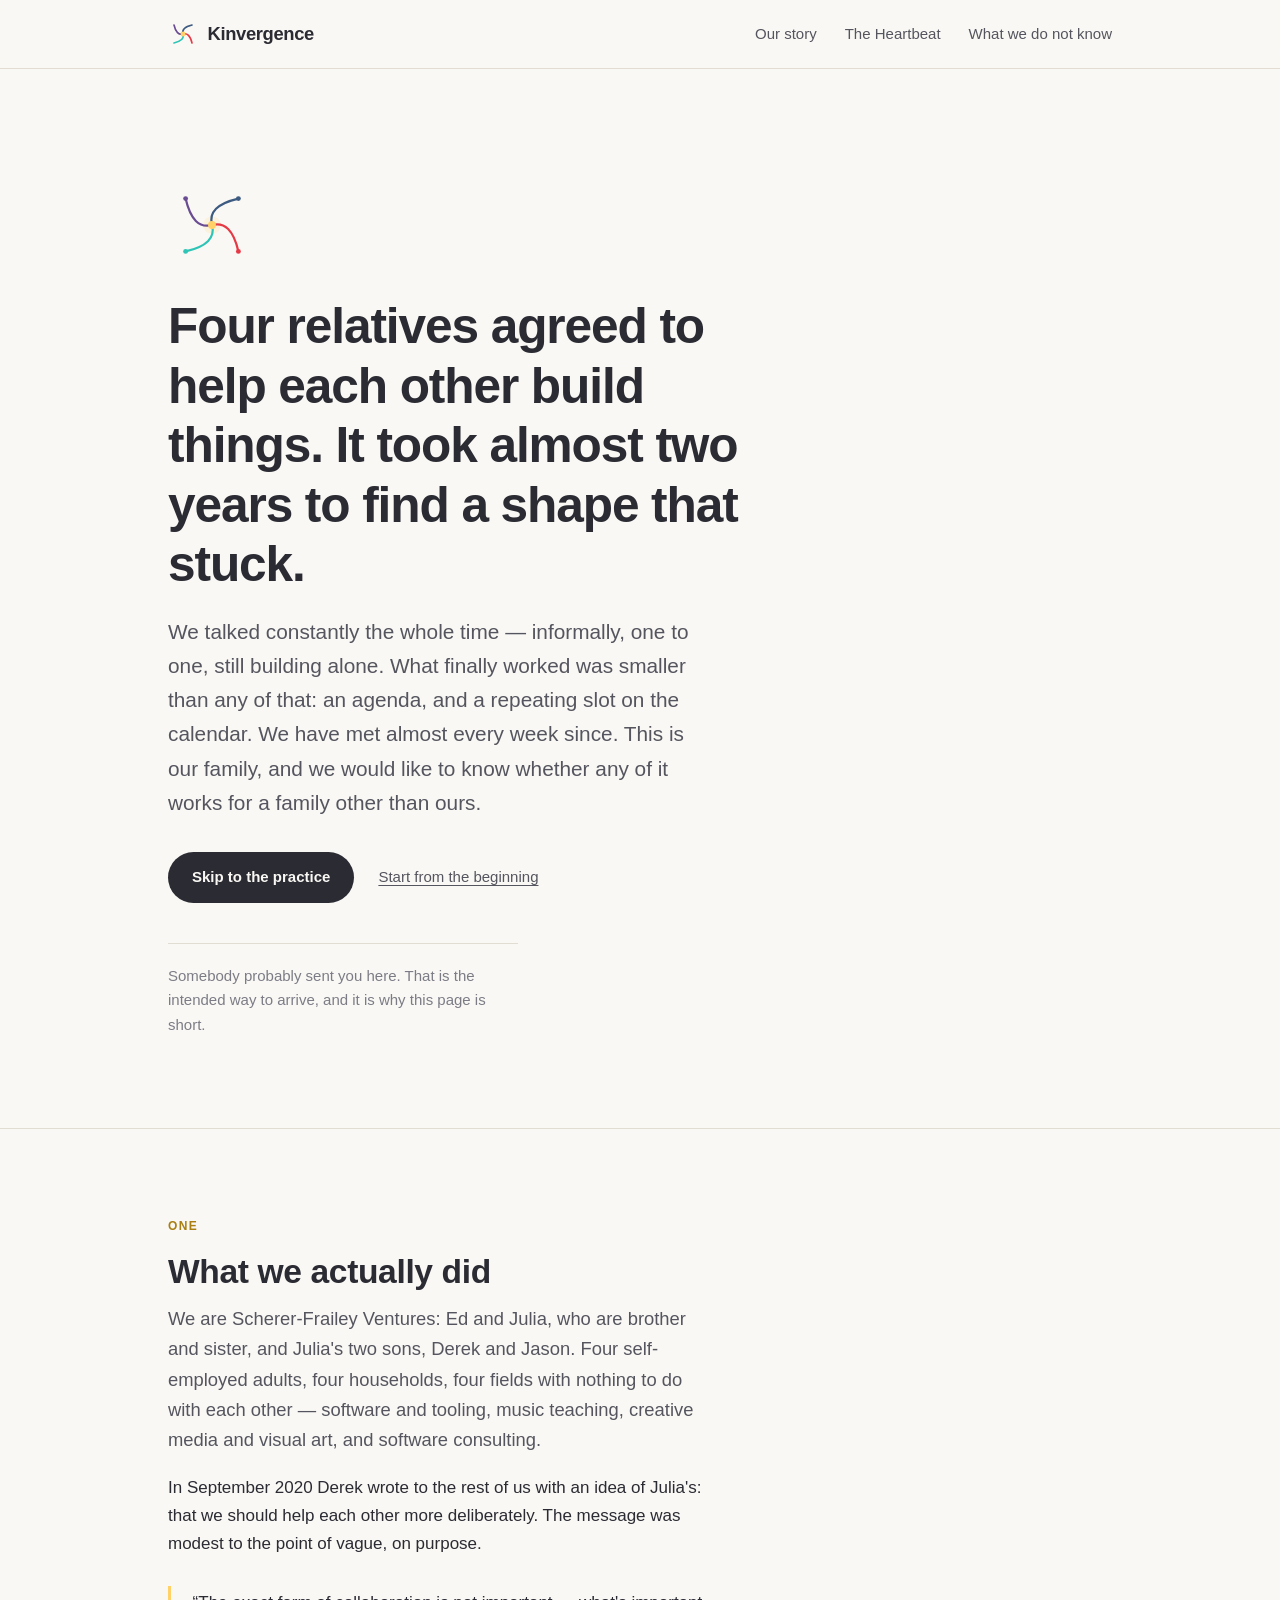
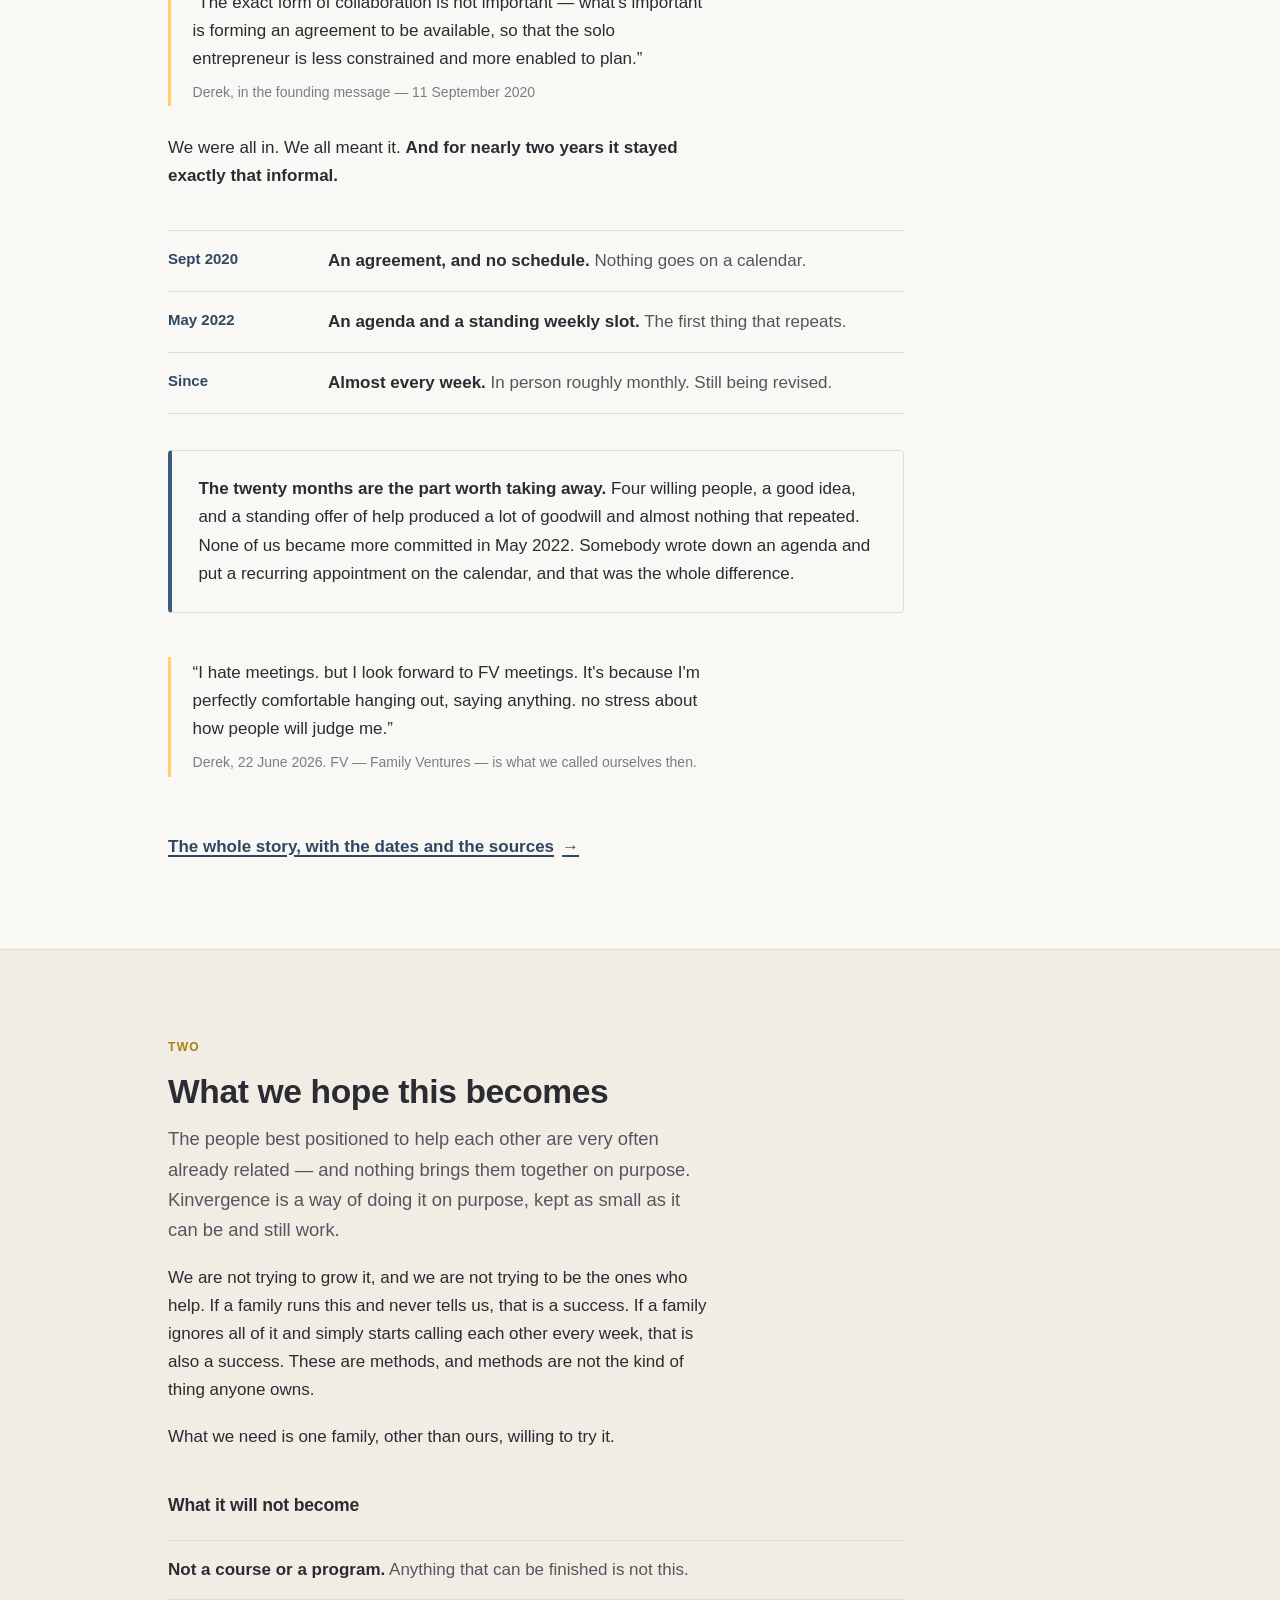
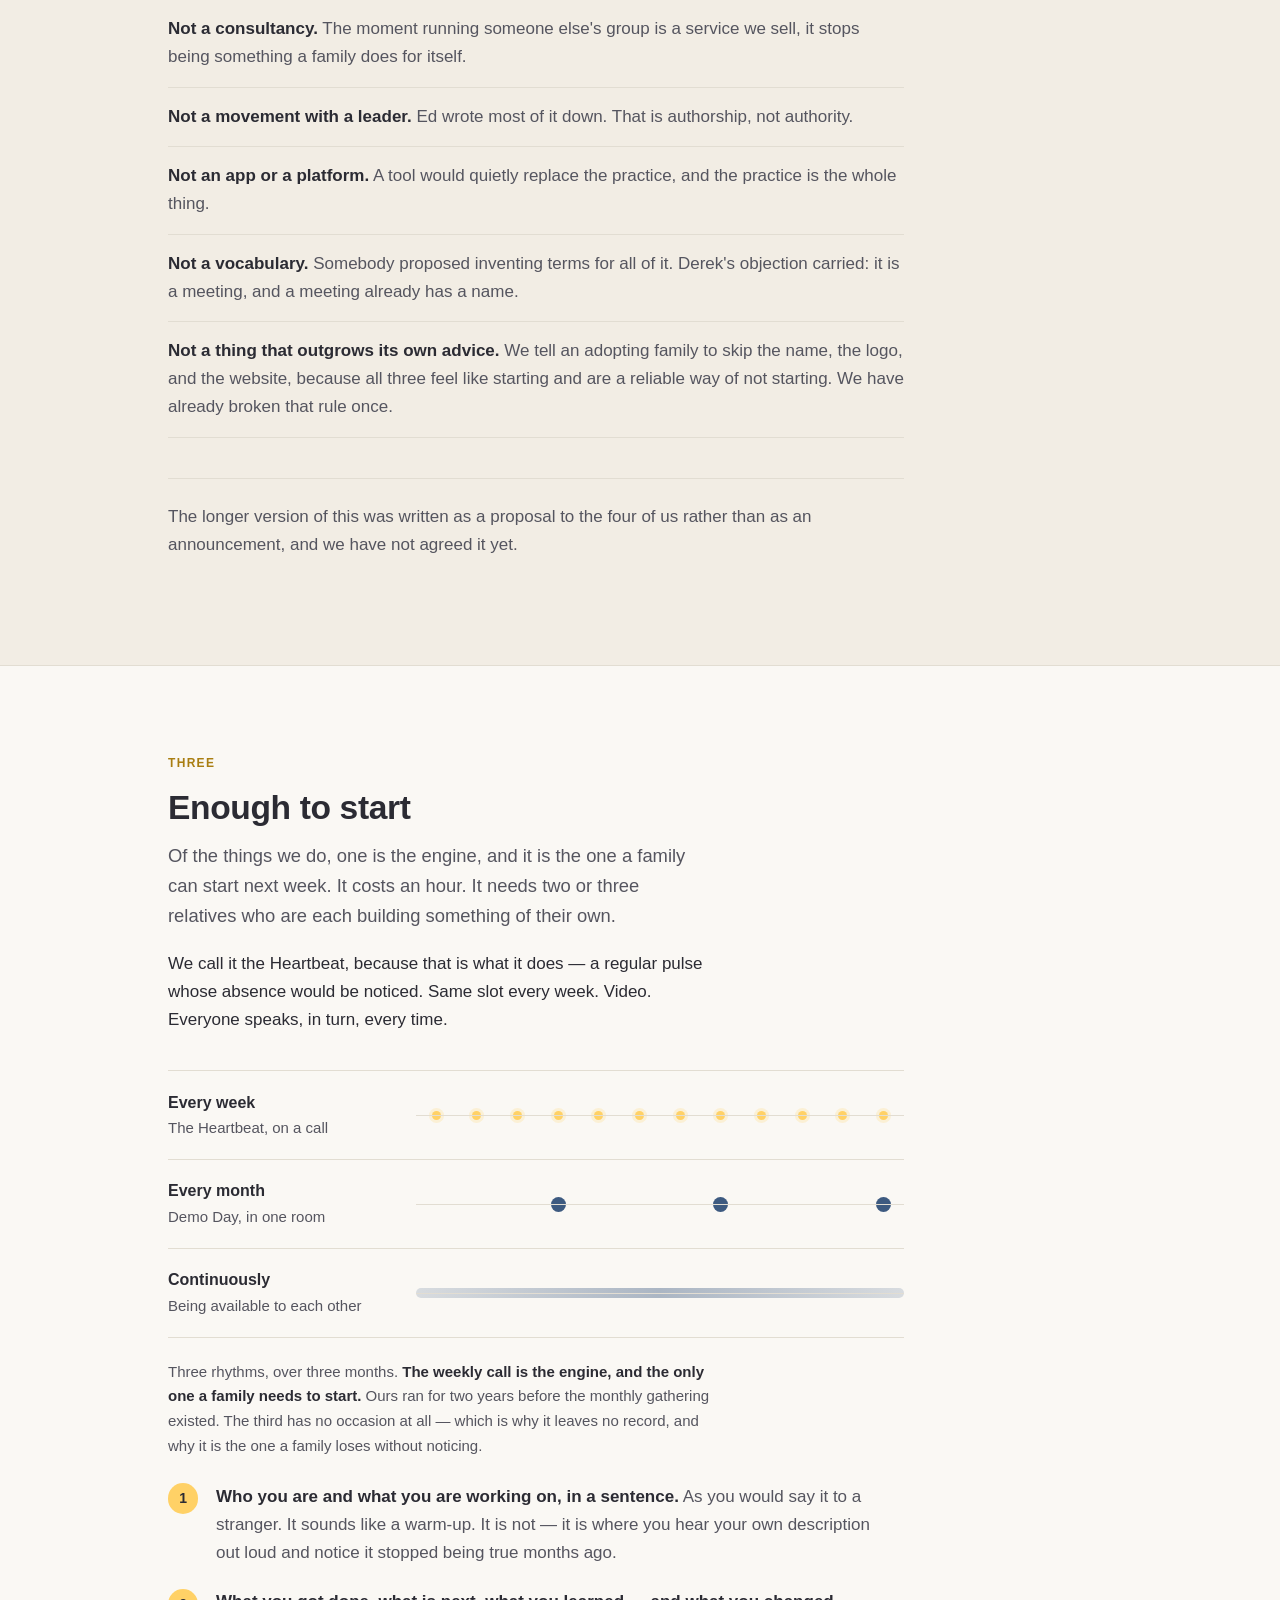
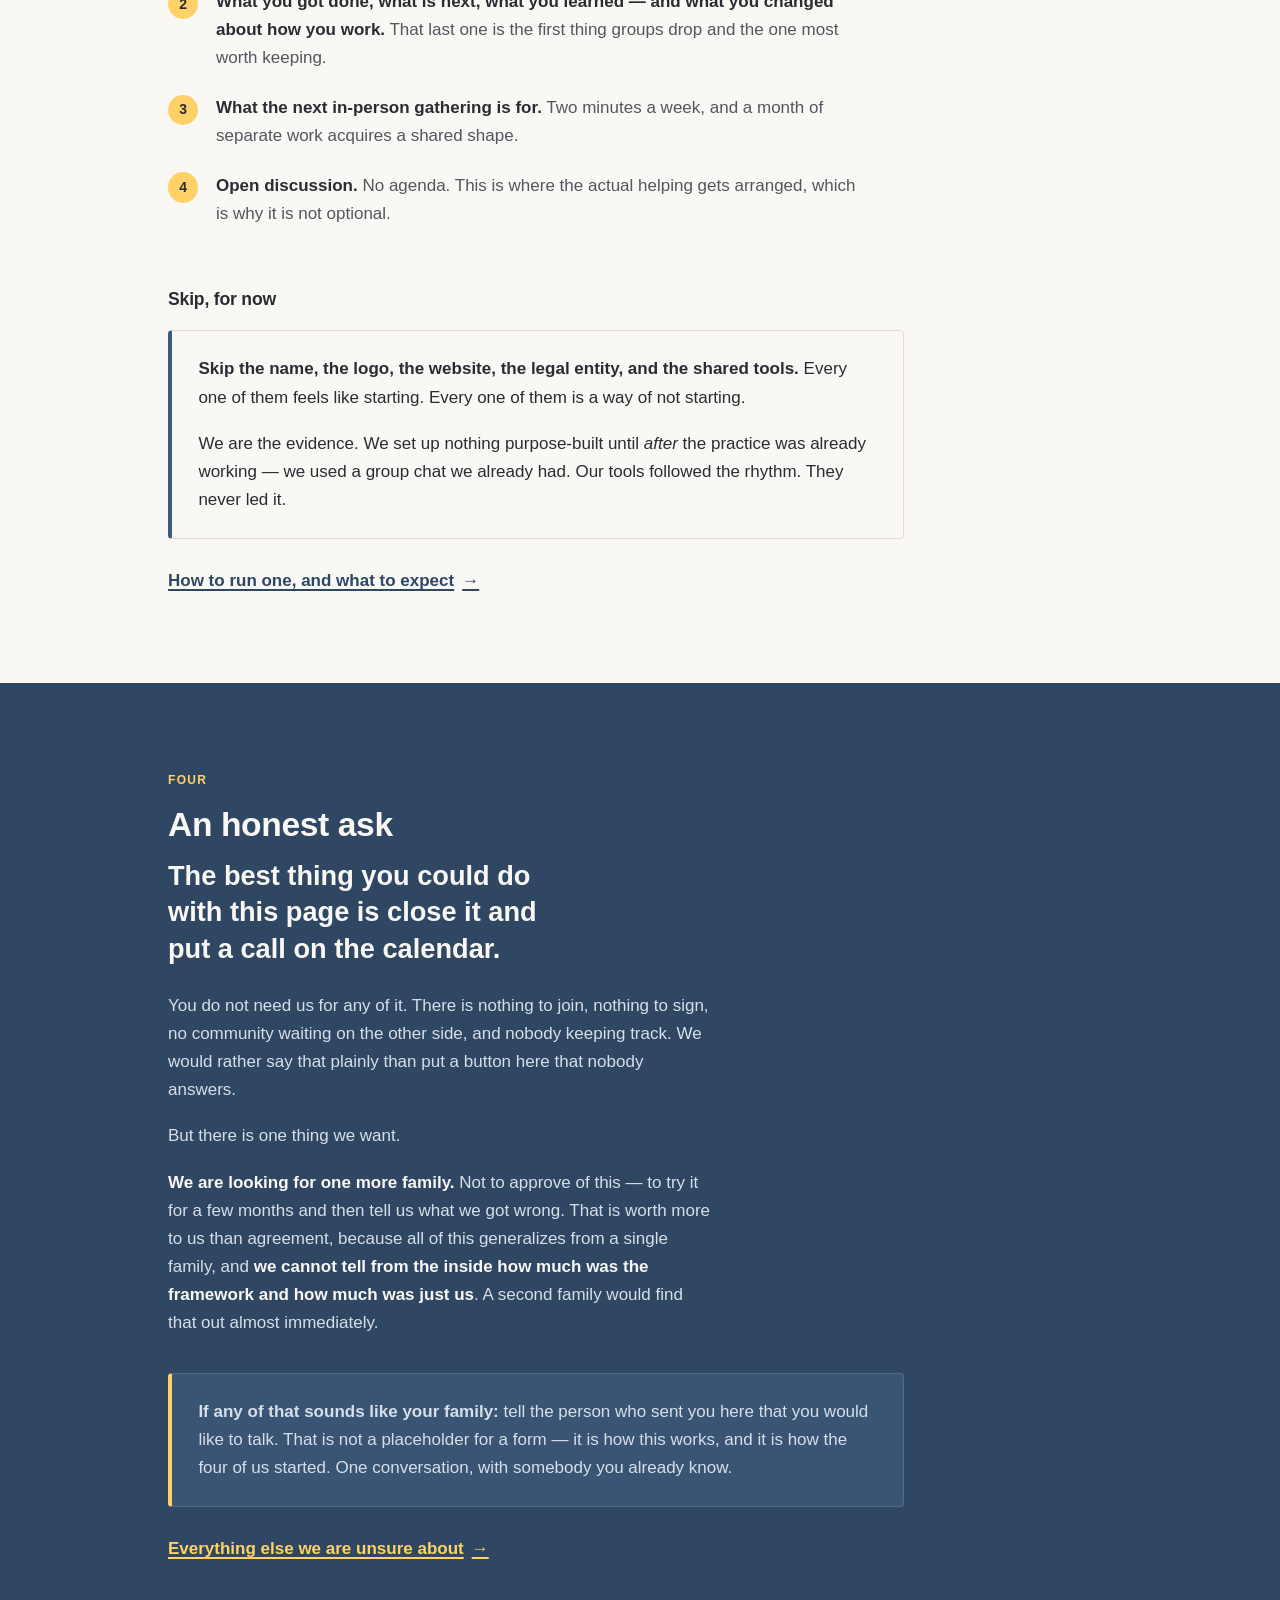
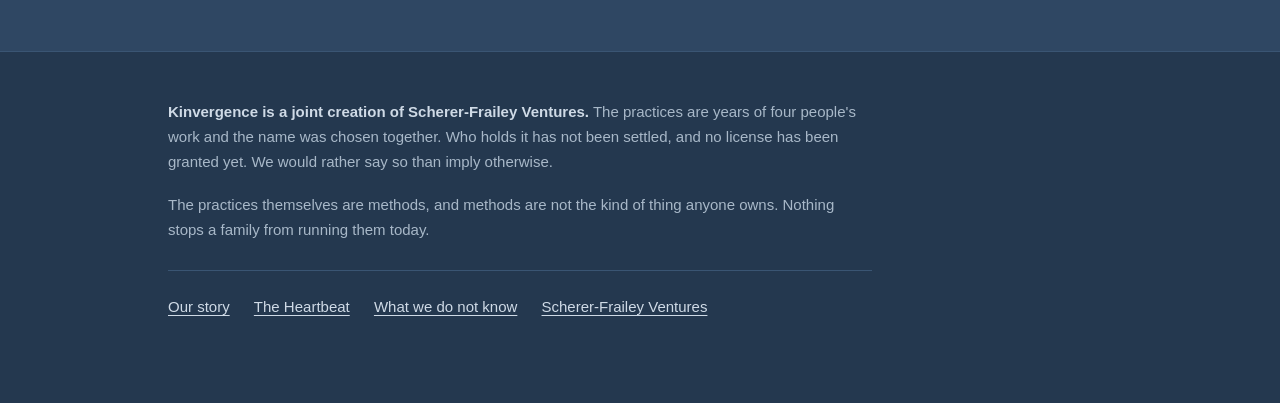
<file: index.html>
<!DOCTYPE html>
<html lang="en">
<head>
<meta charset="utf-8">
<meta name="viewport" content="width=device-width, initial-scale=1">
<title>Kinvergence — one family's rhythm, written down</title>
<meta name="description" content="Four relatives, four households, four unrelated fields, meeting almost every week since 2022. What we do, how to try the smallest piece of it, and what we still do not know.">

<!-- Favicon: the convergent-paths mark, inlined so there are no external requests and no
     absolute paths. Adding a CNAME for kinvergence.org requires no change to this file. -->
<link rel="icon" href="data:image/svg+xml,%3Csvg xmlns='http://www.w3.org/2000/svg' viewBox='0 0 200 200'%3E%3Ccircle cx='100' cy='100' r='20' fill='%23FFD166' opacity='.16'/%3E%3Cpath d='M160,160 Q143.5,88.4 100,100' stroke='%23E63946' stroke-width='9' stroke-linecap='round' fill='none'/%3E%3Cpath d='M40,160 Q111.6,143.5 100,100' stroke='%232EC4B6' stroke-width='9' stroke-linecap='round' fill='none'/%3E%3Cpath d='M40,40 Q56.5,111.6 100,100' stroke='%236A4C93' stroke-width='9' stroke-linecap='round' fill='none'/%3E%3Cpath d='M160,40 Q88.4,56.5 100,100' stroke='%233D5A80' stroke-width='9' stroke-linecap='round' fill='none'/%3E%3Ccircle cx='100' cy='100' r='14' fill='%23FFD166'/%3E%3C/svg%3E">

<link rel="stylesheet" href="assets/site.css">
</head>
<body>

<a class="skip" href="#main">Skip to content</a>

<nav class="nav" aria-label="Main">
  <div class="wrap nav-inner">
    <a class="brand" href="index.html">
      <svg viewBox="0 0 200 200" fill="none" aria-hidden="true" focusable="false">
        <circle cx="100" cy="100" r="20" fill="#FFD166" opacity="0.16"/>
        <path d="M160,160 Q143.5,88.4 100,100" stroke="#E63946" stroke-width="11" stroke-linecap="round"/>
        <path d="M40,160 Q111.6,143.5 100,100" stroke="#2EC4B6" stroke-width="11" stroke-linecap="round"/>
        <path d="M40,40 Q56.5,111.6 100,100" stroke="#6A4C93" stroke-width="11" stroke-linecap="round"/>
        <path d="M160,40 Q88.4,56.5 100,100" stroke="#3D5A80" stroke-width="11" stroke-linecap="round"/>
        <circle cx="100" cy="100" r="16" fill="#FFD166"/>
      </svg>
      Kinvergence
    </a>

    <button class="nav-toggle" type="button" aria-expanded="false" aria-controls="nav-links" aria-label="Menu">
      <span></span><span></span><span></span>
    </button>

    <ul class="nav-links" id="nav-links">
      <li><a href="story.html">Our story</a></li>
      <li><a href="heartbeat.html">The Heartbeat</a></li>
      <li><a href="honesty.html">What we do not know</a></li>
    </ul>
  </div>
</nav>

<main id="main">

  <!-- =====================================================================
       HERO
       Chosen 2026-08-25 (option B, rebuilt on the corrected timeline). Two
       swap-ready alternates, both approved in the same pass:
         "We have met almost every week for four years — after taking nearly
          two years to find a shape that stuck."
         "The agreement came in 2020. The rhythm took another two years."
       Do not restore "every week for six years": the weekly rhythm began in
       May 2022, not 2021. Verified against the group's own message archive.
       Do not say "nothing happened" in 2020–22 either. The record is thin
       for that period because informal conversation obliges no artifact —
       not because the family was idle. See ROADMAP.md § 1, open claim 2.
       Voice is first person as of 2026-08-27. Do not narrate SFV in the
       third person; it reads as evasive and it forces the circumlocutions
       that made the first draft feel machine-written.
       ===================================================================== -->
  <div id="top" class="hero">
    <div class="wrap">
      <svg class="hero-mark" viewBox="0 0 200 200" fill="none" role="img"
           aria-label="Four separate paths bending toward one shared point at the center.">
        <circle cx="100" cy="100" r="20" fill="#FFD166" opacity="0.16"/>
        <path d="M160,160 Q143.5,88.4 100,100" stroke="#E63946" stroke-width="5" stroke-linecap="round"/>
        <path d="M40,160 Q111.6,143.5 100,100" stroke="#2EC4B6" stroke-width="5" stroke-linecap="round"/>
        <path d="M40,40 Q56.5,111.6 100,100" stroke="#6A4C93" stroke-width="5" stroke-linecap="round"/>
        <path d="M160,40 Q88.4,56.5 100,100" stroke="#3D5A80" stroke-width="5" stroke-linecap="round"/>
        <circle cx="160" cy="160" r="5.5" fill="#E63946"/>
        <circle cx="40" cy="160" r="5.5" fill="#2EC4B6"/>
        <circle cx="40" cy="40" r="5.5" fill="#6A4C93"/>
        <circle cx="160" cy="40" r="5.5" fill="#3D5A80"/>
        <circle cx="100" cy="100" r="9" fill="#FFD166"/>
      </svg>

      <h1>Four relatives agreed to help each other build things. It took almost two years to find a shape that stuck.</h1>

      <p class="hero-sub">We talked constantly the whole time — informally, one to one, still
        building alone. What finally worked was smaller than any of that: an agenda, and a repeating
        slot on the calendar. We have met almost every week since. This is our family, and we would
        like to know whether any of it works for a family other than ours.</p>

      <div class="hero-actions">
        <a class="btn" href="#enough-to-start">Skip to the practice</a>
        <a class="btn-quiet" href="#what-we-did">Start from the beginning</a>
      </div>

      <p class="hero-note">Somebody probably sent you here. That is the intended way to arrive, and
        it is why this page is short.</p>
    </div>
  </div>

  <!-- =====================================================================
       1. WHAT WE ACTUALLY DID
       Condensed 2026-08-27 (Pass 2). The full narrative, the six-row
       timeline and the sourcing note now live in story.html; what stays
       here is the setup, the founding quote, the thesis, and three dates.
       Do not re-expand it — the length problem was measured twice, and the
       remedy is this split. See DEVELOPMENT.md.
       Members are named as of 2026-08-27. Ed and Julia are brother and
       sister; Derek and Jason are Julia's sons; Helen is Ed's wife.
       ===================================================================== -->
  <section id="what-we-did">
    <div class="wrap">
      <p class="eyebrow">One</p>
      <h2>What we actually did</h2>

      <div class="measure">
        <p class="lede">We are Scherer-Frailey Ventures: Ed and Julia, who are brother and sister,
          and Julia's two sons, Derek and Jason. Four self-employed adults, four households, four
          fields with nothing to do with each other — software and tooling, music teaching, creative
          media and visual art, and software consulting.</p>

        <p>In September 2020 Derek wrote to the rest of us with an idea of Julia's: that we should
          help each other more deliberately. The message was modest to the point of vague, on
          purpose.</p>

        <blockquote>
          <p>“The exact form of collaboration is not important — what's important is forming an
            agreement to be available, so that the solo entrepreneur is less constrained and more
            enabled to plan.”</p>
          <cite>Derek, in the founding message — 11 September 2020</cite>
        </blockquote>

        <p>We were all in. We all meant it. <strong>And for nearly two years it stayed exactly that
          informal.</strong></p>
      </div>

      <ol class="timeline">
        <li><span class="when">Sept 2020</span><p class="what"><strong>An agreement, and no schedule.</strong> Nothing goes on a calendar.</p></li>
        <li><span class="when">May 2022</span><p class="what"><strong>An agenda and a standing weekly slot.</strong> The first thing that repeats.</p></li>
        <li><span class="when">Since</span><p class="what"><strong>Almost every week.</strong> In person roughly monthly. Still being revised.</p></li>
      </ol>

      <div class="callout">
        <p><strong>The twenty months are the part worth taking away.</strong> Four willing people, a
          good idea, and a standing offer of help produced a lot of goodwill and almost nothing that
          repeated. None of us became more committed in May 2022. Somebody wrote down an agenda and
          put a recurring appointment on the calendar, and that was the whole difference.</p>
      </div>

      <blockquote style="margin-top:2.75rem">
        <p>“I hate meetings. but I look forward to FV meetings. It's because I'm perfectly
          comfortable hanging out, saying anything. no stress about how people will judge me.”</p>
        <cite>Derek, 22 June 2026. FV — Family Ventures — is what we called ourselves then.</cite>
      </blockquote>

      <div class="measure">
        <a class="onward" href="story.html">The whole story, with the dates and the sources</a>
      </div>
    </div>
  </section>

  <!-- =====================================================================
       2. WHAT WE HOPE THIS BECOMES
       Drawn from kinvergence-core/docs/vision.md. The refusals carry this
       section; ambitions get one paragraph. Deliberately no "Core Values" —
       values are what each family names for itself.
       kinvergence-core is PRIVATE and stays private (decided 2026-08-27):
       it is the working corpus, not the publication. Do not link it. Depth
       gets promoted onto this site as curated pages instead.
       ===================================================================== -->
  <section id="what-we-hope" class="alt">
    <div class="wrap">
      <p class="eyebrow">Two</p>
      <h2>What we hope this becomes</h2>

      <div class="measure">
        <p class="lede">The people best positioned to help each other are very often already
          related — and nothing brings them together on purpose. Kinvergence is a way of doing it
          on purpose, kept as small as it can be and still work.</p>

        <p>We are not trying to grow it, and we are not trying to be the ones who help. If a family
          runs this and never tells us, that is a success. If a family ignores all of it and simply
          starts calling each other every week, that is also a success. These are methods, and
          methods are not the kind of thing anyone owns.</p>

        <p>What we need is one family, other than ours, willing to try it.</p>
      </div>

      <h3 style="margin-top:2.75rem">What it will not become</h3>
      <ul class="stack">
        <li><strong>Not a course or a program.</strong> Anything that can be finished is not this.</li>
        <li><strong>Not a consultancy.</strong> The moment running someone else's group is a service we sell, it stops being something a family does for itself.</li>
        <li><strong>Not a movement with a leader.</strong> Ed wrote most of it down. That is authorship, not authority.</li>
        <li><strong>Not an app or a platform.</strong> A tool would quietly replace the practice, and the practice is the whole thing.</li>
        <li><strong>Not a vocabulary.</strong> Somebody proposed inventing terms for all of it. Derek's objection carried: it is a meeting, and a meeting already has a name.</li>
        <li><strong>Not a thing that outgrows its own advice.</strong> We tell an adopting family to skip the name, the logo, and the website, because all three feel like starting and are a reliable way of not starting. We have already broken that rule once.</li>
      </ul>

      <div class="more measure">
        <p>The longer version of this was written as a proposal to the four of us rather than as an
          announcement, and we have not agreed it yet.</p>
      </div>
    </div>
  </section>

  <!-- =====================================================================
       3. ENOUGH TO START
       The Heartbeat only, and only the agenda plus the skip-list. The three
       failure modes and everything that comes after the Heartbeat moved to
       heartbeat.html on 2026-08-27. Shared tooling is on the skip-list on
       purpose and is named as such.
       ===================================================================== -->
  <section id="enough-to-start">
    <div class="wrap">
      <p class="eyebrow">Three</p>
      <h2>Enough to start</h2>

      <div class="measure">
        <p class="lede">Of the things we do, one is the engine, and it is the one a family can
          start next week. It costs an hour. It needs two or three relatives who are each building
          something of their own.</p>

        <p>We call it the Heartbeat, because that is what it does — a regular pulse whose absence
          would be noticed. Same slot every week. Video. Everyone speaks, in turn, every time.</p>
      </div>

      <!-- Twelve columns are twelve weeks. The third row is the point: it is the practice with no
           occasion, which is exactly why it leaves no record. Do not decorate this. -->
      <figure class="cadence">
        <ul class="cadence-rows">
          <li class="cadence-row">
            <span class="cadence-label"><strong>Every week</strong> The Heartbeat, on a call</span>
            <span class="cadence-track" aria-hidden="true">
              <span class="beat"></span><span class="beat"></span><span class="beat"></span>
              <span class="beat"></span><span class="beat"></span><span class="beat"></span>
              <span class="beat"></span><span class="beat"></span><span class="beat"></span>
              <span class="beat"></span><span class="beat"></span><span class="beat"></span>
            </span>
          </li>
          <li class="cadence-row">
            <span class="cadence-label"><strong>Every month</strong> Demo Day, in one room</span>
            <span class="cadence-track" aria-hidden="true">
              <span></span><span></span><span></span><span class="beat-major"></span>
              <span></span><span></span><span></span><span class="beat-major"></span>
              <span></span><span></span><span></span><span class="beat-major"></span>
            </span>
          </li>
          <li class="cadence-row">
            <span class="cadence-label"><strong>Continuously</strong> Being available to each other</span>
            <span class="cadence-track" aria-hidden="true">
              <span class="beat-band"></span>
            </span>
          </li>
        </ul>
        <figcaption>Three rhythms, over three months. <strong>The weekly call is the engine, and
          the only one a family needs to start.</strong> Ours ran for two years before the monthly
          gathering existed. The third has no occasion at all — which is why it leaves no record,
          and why it is the one a family loses without noticing.</figcaption>
      </figure>

      <ol class="agenda">
        <li><strong>Who you are and what you are working on, in a sentence.</strong> As you would say
          it to a stranger. It sounds like a warm-up. It is not — it is where you hear your own
          description out loud and notice it stopped being true months ago.</li>
        <li><strong>What you got done, what is next, what you learned — and what you changed about
          how you work.</strong> That last one is the first thing groups drop and the one most worth
          keeping.</li>
        <li><strong>What the next in-person gathering is for.</strong> Two minutes a week, and a
          month of separate work acquires a shared shape.</li>
        <li><strong>Open discussion.</strong> No agenda. This is where the actual helping gets
          arranged, which is why it is not optional.</li>
      </ol>

      <h3 style="margin-top:2.5rem">Skip, for now</h3>
      <div class="callout" style="margin-top:1.25rem">
        <p><strong>Skip the name, the logo, the website, the legal entity, and the shared tools.</strong>
          Every one of them feels like starting. Every one of them is a way of not starting.</p>
        <p>We are the evidence. We set up nothing purpose-built until <em>after</em> the practice was
          already working — we used a group chat we already had. Our tools followed the rhythm. They
          never led it.</p>
      </div>

      <div class="measure">
        <a class="onward" href="heartbeat.html">How to run one, and what to expect</a>
      </div>
    </div>
  </section>

  <!-- =====================================================================
       4. THE ASK
       Ask = permission-to-leave opening + correction-over-agreement close.
       The load-bearing limit — we cannot tell from the inside how much was
       the framework and how much was just us — STAYS HERE at full weight,
       inside the ask, as its justification. The remaining four moved to
       honesty.html on 2026-08-27, deliberately reopening the 08-25 "never
       collapsed" decision; the link below must stay prominent and must
       never become a footnote. See DEVELOPMENT.md.
       No link destination for the ask itself, by decision — the invitation
       is the channel. The Discord server is invite-only by design.
       ===================================================================== -->
  <section id="ask" class="dark">
    <div class="wrap">
      <p class="eyebrow">Four</p>
      <h2>An honest ask</h2>

      <p class="big">The best thing you could do with this page is close it and put a call on the
        calendar.</p>

      <div class="measure" style="margin-top:1.5rem">
        <p>You do not need us for any of it. There is nothing to join, nothing to sign, no community
          waiting on the other side, and nobody keeping track. We would rather say that plainly than
          put a button here that nobody answers.</p>

        <p>But there is one thing we want.</p>

        <p><strong class="bright">We are looking for one more family.</strong> Not to approve of
          this — to try it for a few months and then tell us what we got wrong. That is worth more
          to us than agreement, because all of this generalizes from a single family, and
          <strong class="bright">we cannot tell from the inside how much was the framework and how
          much was just us</strong>. A second family would find that out almost immediately.</p>
      </div>

      <div class="callout">
        <p><strong>If any of that sounds like your family:</strong> tell the person who sent you here
          that you would like to talk. That is not a placeholder for a form — it is how this works,
          and it is how the four of us started. One conversation, with somebody you already know.</p>
      </div>

      <div class="measure">
        <a class="onward" href="honesty.html">Everything else we are unsure about</a>
      </div>
    </div>
  </section>

</main>

<footer>
  <div class="wrap">
    <p><strong>Kinvergence is a joint creation of Scherer-Frailey Ventures.</strong>
      The practices are years of four people's work and the name was chosen together. Who holds it has
      not been settled, and no license has been granted yet. We would rather say so than imply
      otherwise.</p>
    <p>The practices themselves are methods, and methods are not the kind of thing anyone owns.
      Nothing stops a family from running them today.</p>
    <p class="footer-nav">
      <a href="story.html">Our story</a>
      <a href="heartbeat.html">The Heartbeat</a>
      <a href="honesty.html">What we do not know</a>
      <a href="https://scherer-frailey-ventures.github.io/">Scherer-Frailey Ventures</a>
    </p>
  </div>
</footer>

<script src="assets/site.js"></script>

</body>
</html>
</file>
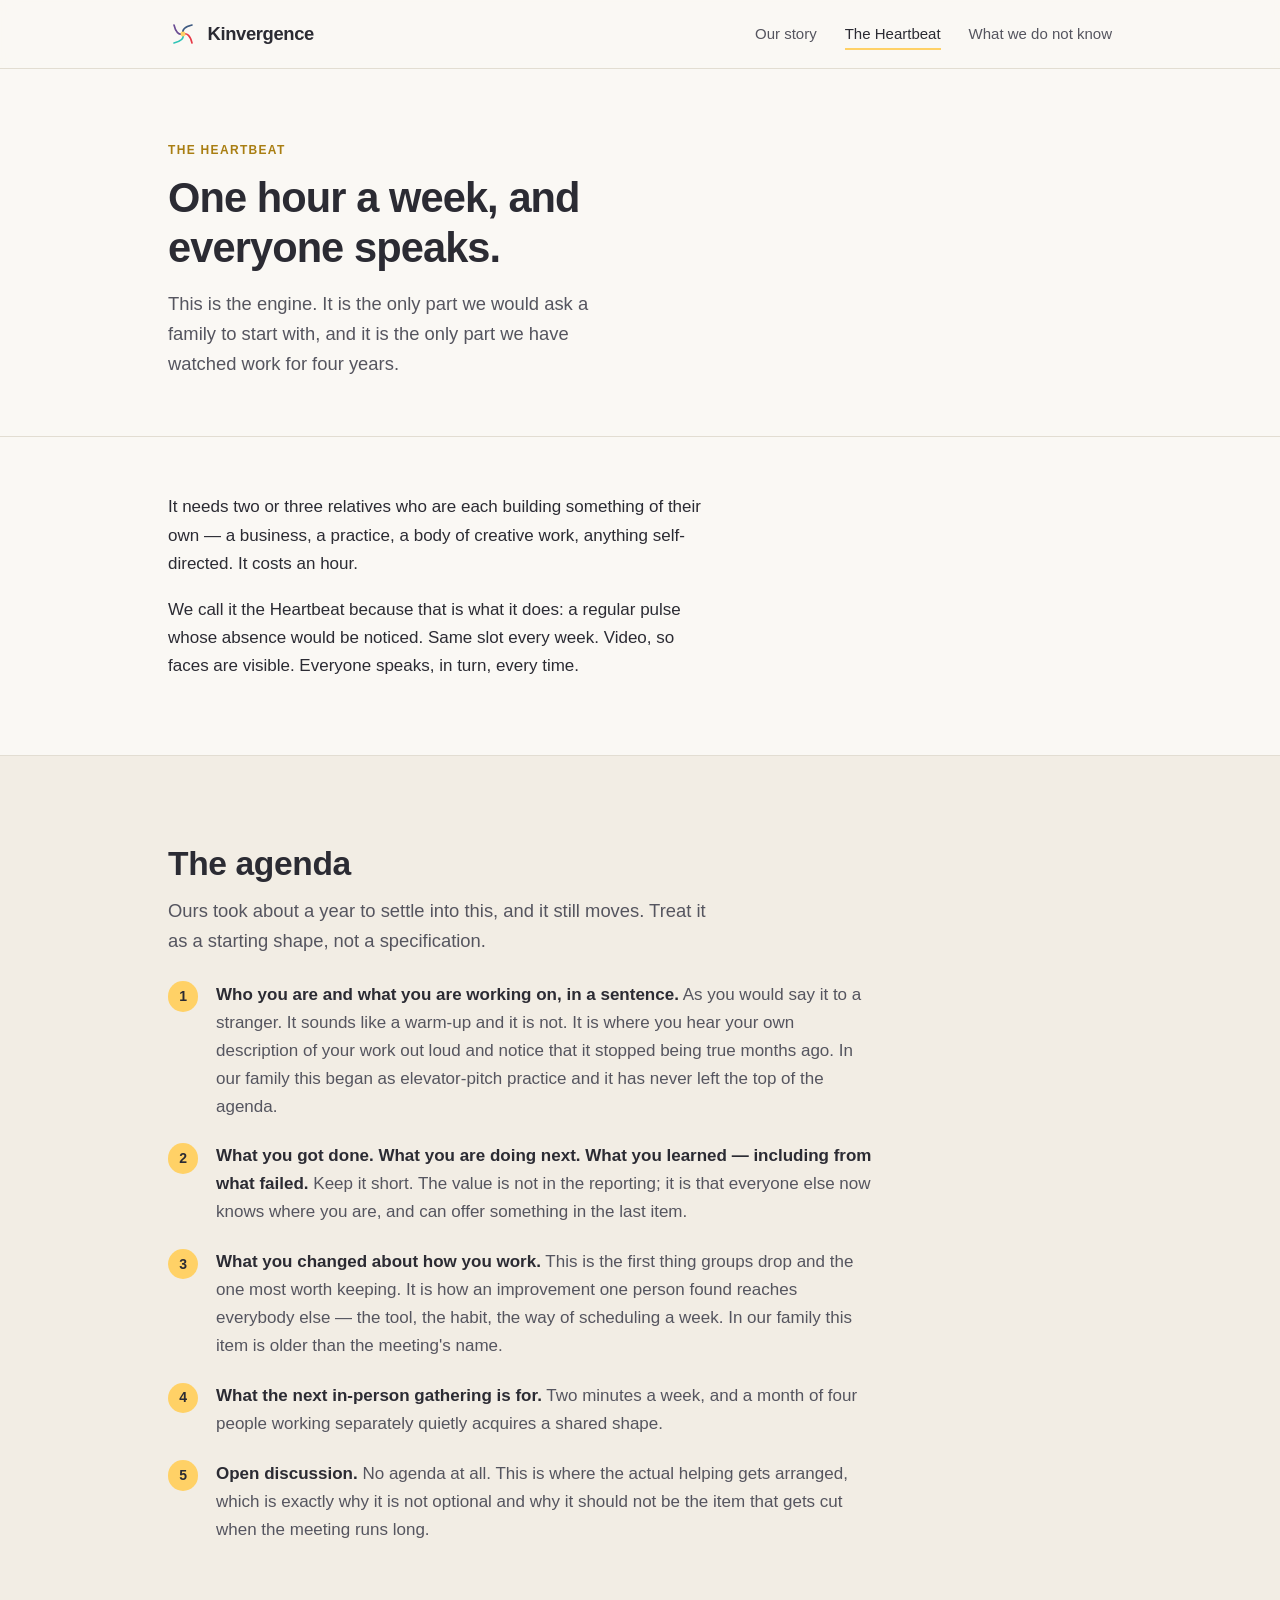
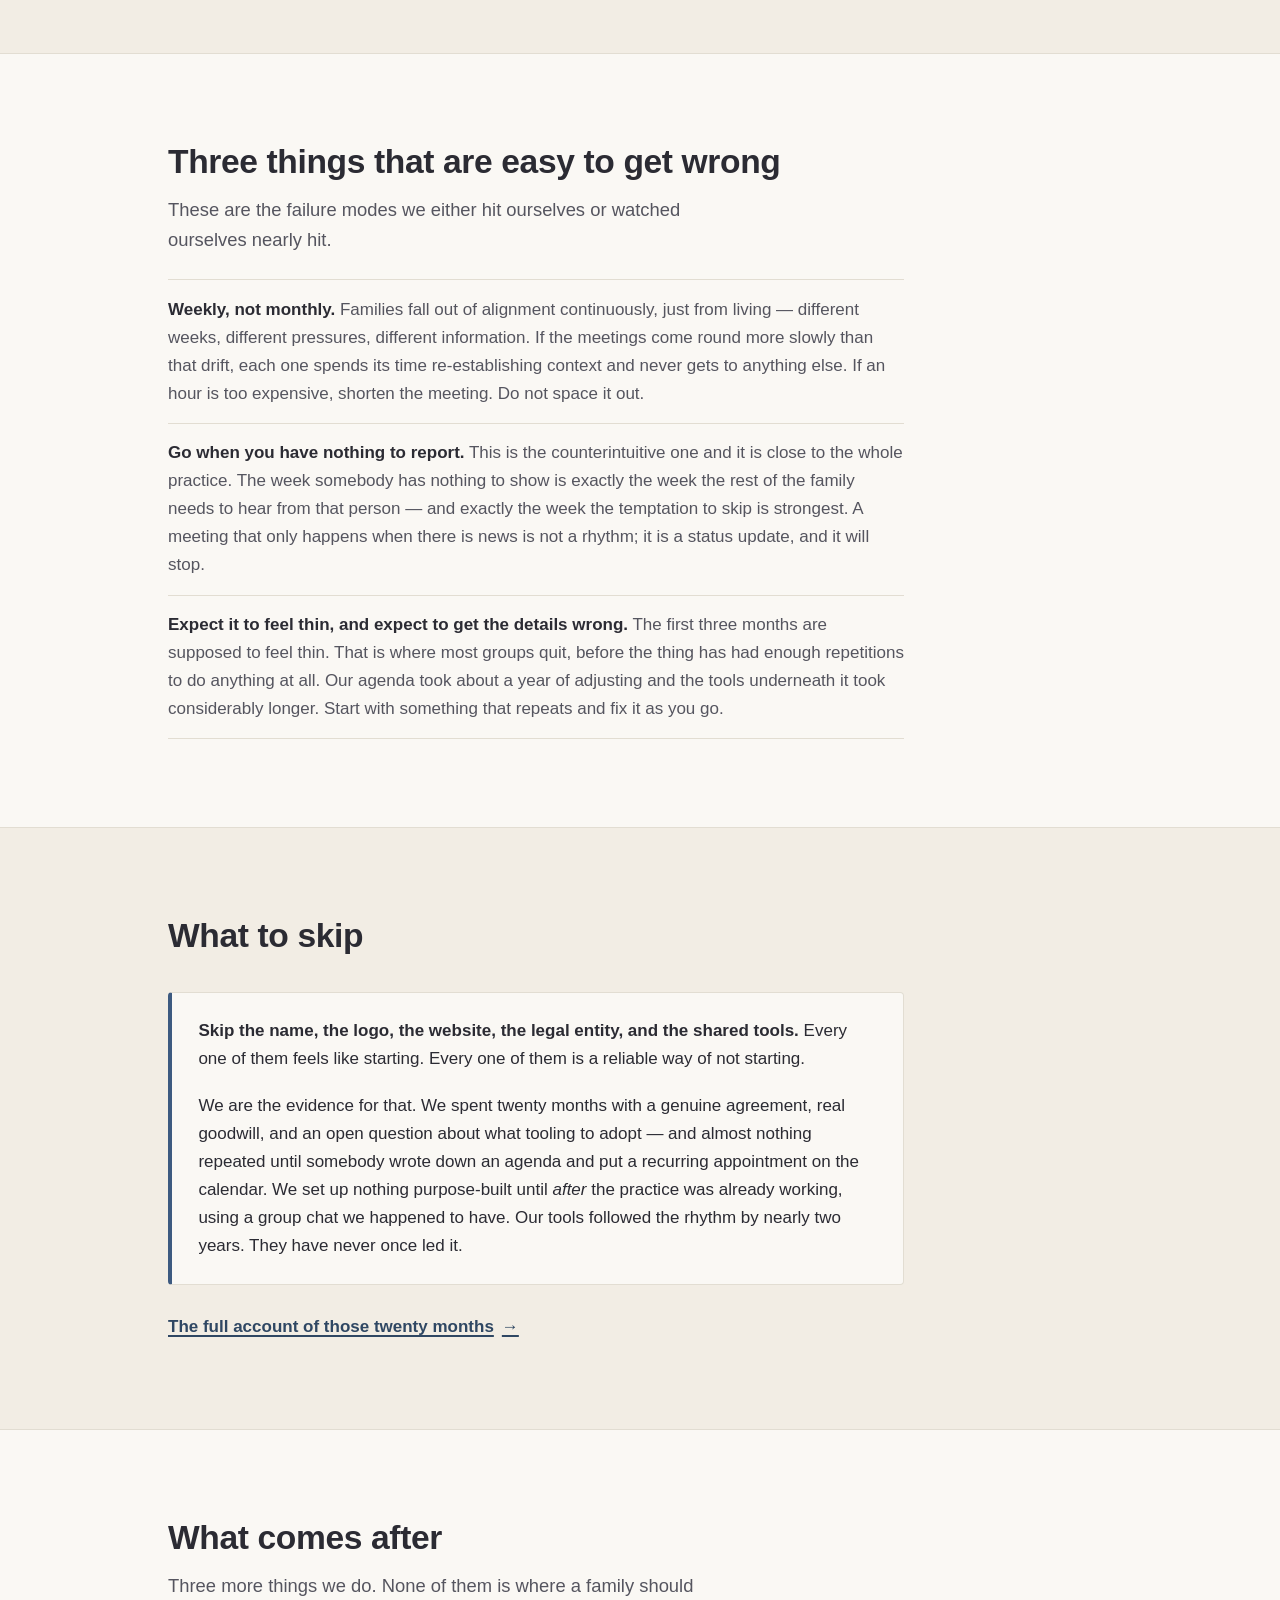
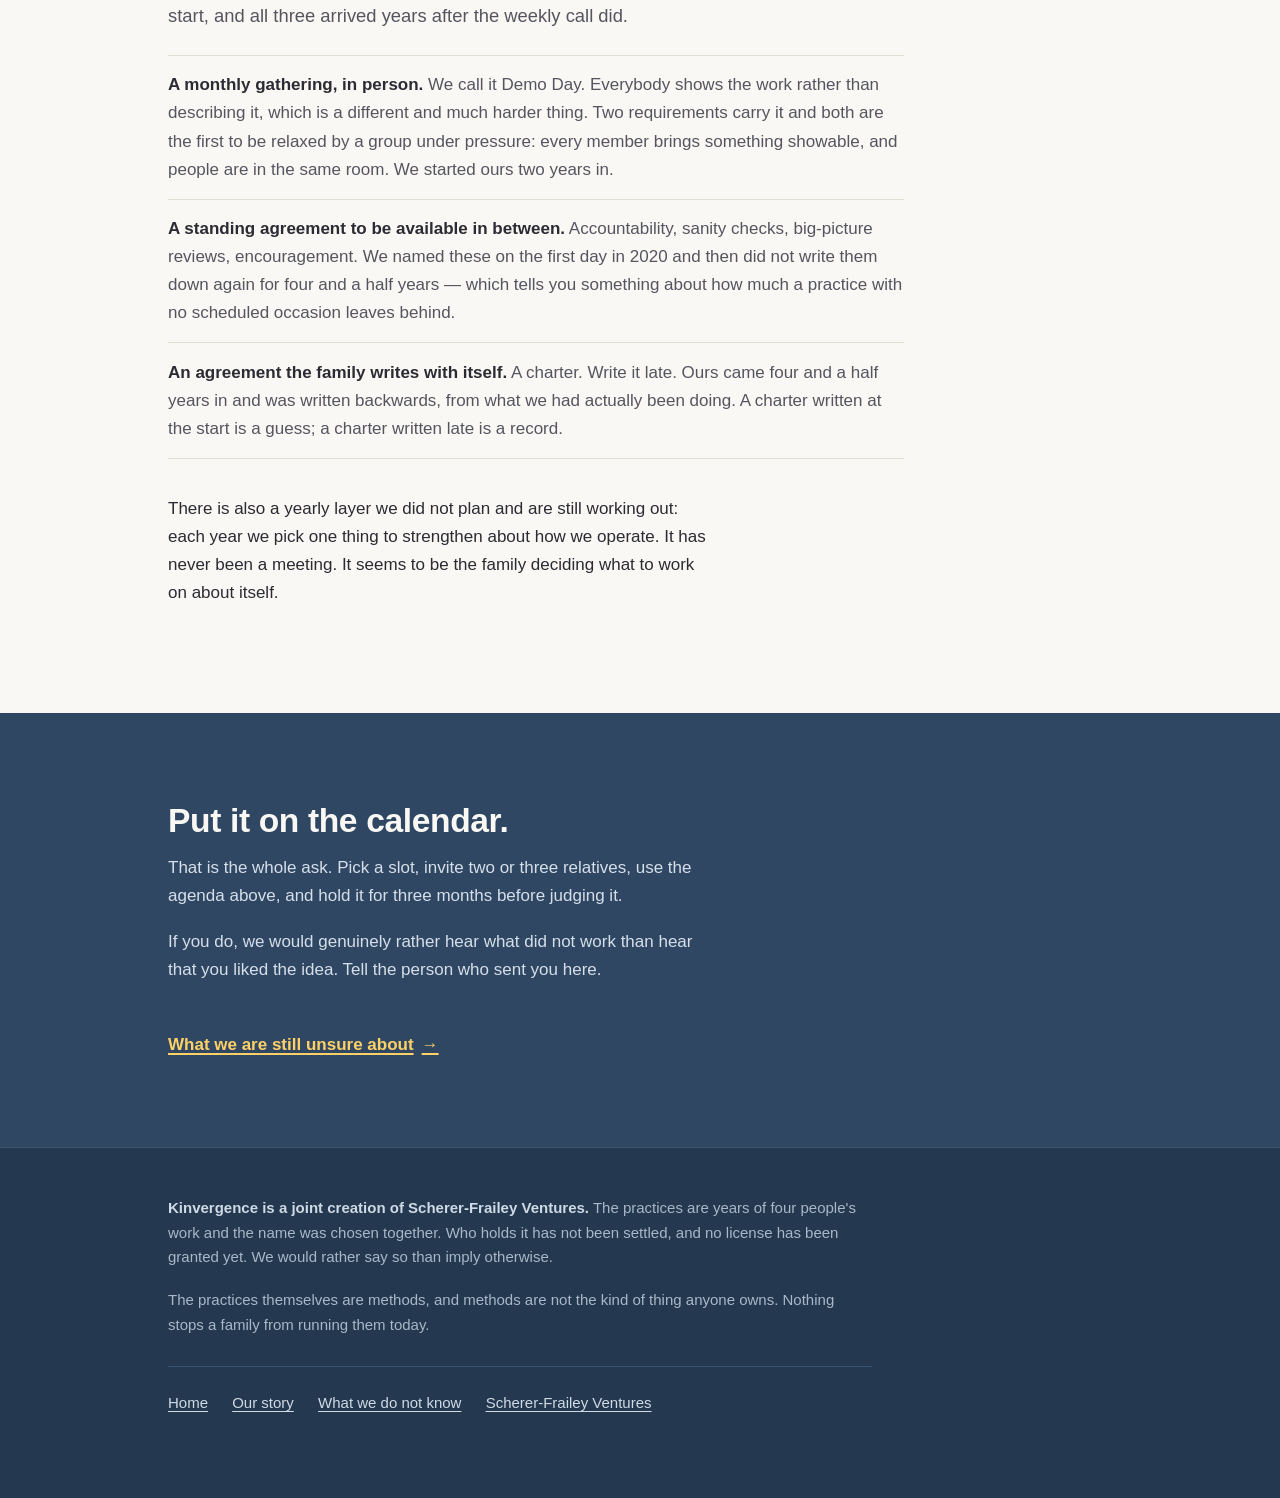
<file: heartbeat.html>
<!DOCTYPE html>
<html lang="en">
<head>
<meta charset="utf-8">
<meta name="viewport" content="width=device-width, initial-scale=1">
<title>The Heartbeat — Kinvergence</title>
<meta name="description" content="How to run the weekly meeting that is the engine of this whole thing: the agenda, the three things families get wrong, what to skip, and what comes after it.">

<link rel="icon" href="data:image/svg+xml,%3Csvg xmlns='http://www.w3.org/2000/svg' viewBox='0 0 200 200'%3E%3Ccircle cx='100' cy='100' r='20' fill='%23FFD166' opacity='.16'/%3E%3Cpath d='M160,160 Q143.5,88.4 100,100' stroke='%23E63946' stroke-width='9' stroke-linecap='round' fill='none'/%3E%3Cpath d='M40,160 Q111.6,143.5 100,100' stroke='%232EC4B6' stroke-width='9' stroke-linecap='round' fill='none'/%3E%3Cpath d='M40,40 Q56.5,111.6 100,100' stroke='%236A4C93' stroke-width='9' stroke-linecap='round' fill='none'/%3E%3Cpath d='M160,40 Q88.4,56.5 100,100' stroke='%233D5A80' stroke-width='9' stroke-linecap='round' fill='none'/%3E%3Ccircle cx='100' cy='100' r='14' fill='%23FFD166'/%3E%3C/svg%3E">
<link rel="stylesheet" href="assets/site.css">
</head>
<body>

<a class="skip" href="#main">Skip to content</a>

<nav class="nav" aria-label="Main">
  <div class="wrap nav-inner">
    <a class="brand" href="index.html">
      <svg viewBox="0 0 200 200" fill="none" aria-hidden="true" focusable="false">
        <circle cx="100" cy="100" r="20" fill="#FFD166" opacity="0.16"/>
        <path d="M160,160 Q143.5,88.4 100,100" stroke="#E63946" stroke-width="11" stroke-linecap="round"/>
        <path d="M40,160 Q111.6,143.5 100,100" stroke="#2EC4B6" stroke-width="11" stroke-linecap="round"/>
        <path d="M40,40 Q56.5,111.6 100,100" stroke="#6A4C93" stroke-width="11" stroke-linecap="round"/>
        <path d="M160,40 Q88.4,56.5 100,100" stroke="#3D5A80" stroke-width="11" stroke-linecap="round"/>
        <circle cx="100" cy="100" r="16" fill="#FFD166"/>
      </svg>
      Kinvergence
    </a>

    <button class="nav-toggle" type="button" aria-expanded="false" aria-controls="nav-links" aria-label="Menu">
      <span></span><span></span><span></span>
    </button>

    <ul class="nav-links" id="nav-links">
      <li><a href="story.html">Our story</a></li>
      <li><a href="heartbeat.html" aria-current="page">The Heartbeat</a></li>
      <li><a href="honesty.html">What we do not know</a></li>
    </ul>
  </div>
</nav>

<main id="main">

  <!-- =====================================================================
       This page redeems the promise the home page used to make with a dead
       link. Demo Day, stewardship and the charter get a paragraph each here
       and nothing more — they are real practices but they are not what a
       family starts with, and describing them at length would turn this
       into the comprehensive framework site that was deliberately rejected.
       No mathematics, no notation, no "Kin-" vocabulary.
       ===================================================================== -->
  <div class="pagehead">
    <div class="wrap">
      <p class="eyebrow">The Heartbeat</p>
      <h1>One hour a week, and everyone speaks.</h1>
      <p class="lede">This is the engine. It is the only part we would ask a family to start with,
        and it is the only part we have watched work for four years.</p>
    </div>
  </div>

  <section class="tight">
    <div class="wrap">
      <div class="measure">
        <p>It needs two or three relatives who are each building something of their own — a business,
          a practice, a body of creative work, anything self-directed. It costs an hour.</p>
        <p>We call it the Heartbeat because that is what it does: a regular pulse whose absence would
          be noticed. Same slot every week. Video, so faces are visible. Everyone speaks, in turn,
          every time.</p>
      </div>
    </div>
  </section>

  <section class="alt">
    <div class="wrap">
      <h2>The agenda</h2>
      <p class="measure lede">Ours took about a year to settle into this, and it still moves. Treat
        it as a starting shape, not a specification.</p>

      <ol class="agenda">
        <li><strong>Who you are and what you are working on, in a sentence.</strong> As you would say
          it to a stranger. It sounds like a warm-up and it is not. It is where you hear your own
          description of your work out loud and notice that it stopped being true months ago. In our
          family this began as elevator-pitch practice and it has never left the top of the agenda.</li>

        <li><strong>What you got done. What you are doing next. What you learned — including from
          what failed.</strong> Keep it short. The value is not in the reporting; it is that everyone
          else now knows where you are, and can offer something in the last item.</li>

        <li><strong>What you changed about how you work.</strong> This is the first thing groups drop
          and the one most worth keeping. It is how an improvement one person found reaches everybody
          else — the tool, the habit, the way of scheduling a week. In our family this item is
          older than the meeting's name.</li>

        <li><strong>What the next in-person gathering is for.</strong> Two minutes a week, and a
          month of four people working separately quietly acquires a shared shape.</li>

        <li><strong>Open discussion.</strong> No agenda at all. This is where the actual helping gets
          arranged, which is exactly why it is not optional and why it should not be the item that
          gets cut when the meeting runs long.</li>
      </ol>
    </div>
  </section>

  <section>
    <div class="wrap">
      <h2>Three things that are easy to get wrong</h2>
      <p class="measure lede">These are the failure modes we either hit ourselves or watched
        ourselves nearly hit.</p>

      <ul class="stack">
        <li><strong>Weekly, not monthly.</strong> Families fall out of alignment continuously, just
          from living — different weeks, different pressures, different information. If the meetings
          come round more slowly than that drift, each one spends its time re-establishing context
          and never gets to anything else. If an hour is too expensive, shorten the meeting. Do not
          space it out.</li>

        <li><strong>Go when you have nothing to report.</strong> This is the counterintuitive one and
          it is close to the whole practice. The week somebody has nothing to show is exactly the
          week the rest of the family needs to hear from that person — and exactly the week the
          temptation to skip is strongest. A meeting that only happens when there is news is not a
          rhythm; it is a status update, and it will stop.</li>

        <li><strong>Expect it to feel thin, and expect to get the details wrong.</strong> The first
          three months are supposed to feel thin. That is where most groups quit, before the thing
          has had enough repetitions to do anything at all. Our agenda took about a year of adjusting
          and the tools underneath it took considerably longer. Start with something that repeats and
          fix it as you go.</li>
      </ul>
    </div>
  </section>

  <section class="alt">
    <div class="wrap">
      <h2>What to skip</h2>

      <div class="callout">
        <p><strong>Skip the name, the logo, the website, the legal entity, and the shared tools.</strong>
          Every one of them feels like starting. Every one of them is a reliable way of not
          starting.</p>
        <p>We are the evidence for that. We spent twenty months with a genuine agreement, real
          goodwill, and an open question about what tooling to adopt — and almost nothing repeated
          until somebody wrote down an agenda and put a recurring appointment on the calendar. We
          set up nothing purpose-built until <em>after</em> the practice was already working, using
          a group chat we happened to have. Our tools followed the rhythm by nearly two years. They
          have never once led it.</p>
      </div>

      <div class="measure">
        <a class="onward" href="story.html">The full account of those twenty months</a>
      </div>
    </div>
  </section>

  <section>
    <div class="wrap">
      <h2>What comes after</h2>
      <p class="measure lede">Three more things we do. None of them is where a family should start,
        and all three arrived years after the weekly call did.</p>

      <ul class="stack">
        <li><strong>A monthly gathering, in person.</strong> We call it Demo Day. Everybody shows the
          work rather than describing it, which is a different and much harder thing. Two
          requirements carry it and both are the first to be relaxed by a group under pressure:
          every member brings something showable, and people are in the same room. We started ours
          two years in.</li>

        <li><strong>A standing agreement to be available in between.</strong> Accountability,
          sanity checks, big-picture reviews, encouragement. We named these on the first day in 2020
          and then did not write them down again for four and a half years — which tells you
          something about how much a practice with no scheduled occasion leaves behind.</li>

        <li><strong>An agreement the family writes with itself.</strong> A charter. Write it late.
          Ours came four and a half years in and was written backwards, from what we had actually
          been doing. A charter written at the start is a guess; a charter written late is a record.</li>
      </ul>

      <div class="measure" style="margin-top:2.25rem">
        <p>There is also a yearly layer we did not plan and are still working out: each year we pick
          one thing to strengthen about how we operate. It has never been a meeting. It seems to be
          the family deciding what to work on about itself.</p>
      </div>
    </div>
  </section>

  <section class="dark">
    <div class="wrap">
      <div class="measure">
        <h2>Put it on the calendar.</h2>
        <p>That is the whole ask. Pick a slot, invite two or three relatives, use the agenda above,
          and hold it for three months before judging it.</p>
        <p>If you do, we would genuinely rather hear what did not work than hear that you liked the
          idea. Tell the person who sent you here.</p>
        <a class="onward" href="honesty.html">What we are still unsure about</a>
      </div>
    </div>
  </section>

</main>

<footer>
  <div class="wrap">
    <p><strong>Kinvergence is a joint creation of Scherer-Frailey Ventures.</strong>
      The practices are years of four people's work and the name was chosen together. Who holds it has
      not been settled, and no license has been granted yet. We would rather say so than imply
      otherwise.</p>
    <p>The practices themselves are methods, and methods are not the kind of thing anyone owns.
      Nothing stops a family from running them today.</p>
    <p class="footer-nav">
      <a href="index.html">Home</a>
      <a href="story.html">Our story</a>
      <a href="honesty.html">What we do not know</a>
      <a href="https://scherer-frailey-ventures.github.io/">Scherer-Frailey Ventures</a>
    </p>
  </div>
</footer>

<script src="assets/site.js"></script>

</body>
</html>
</file>
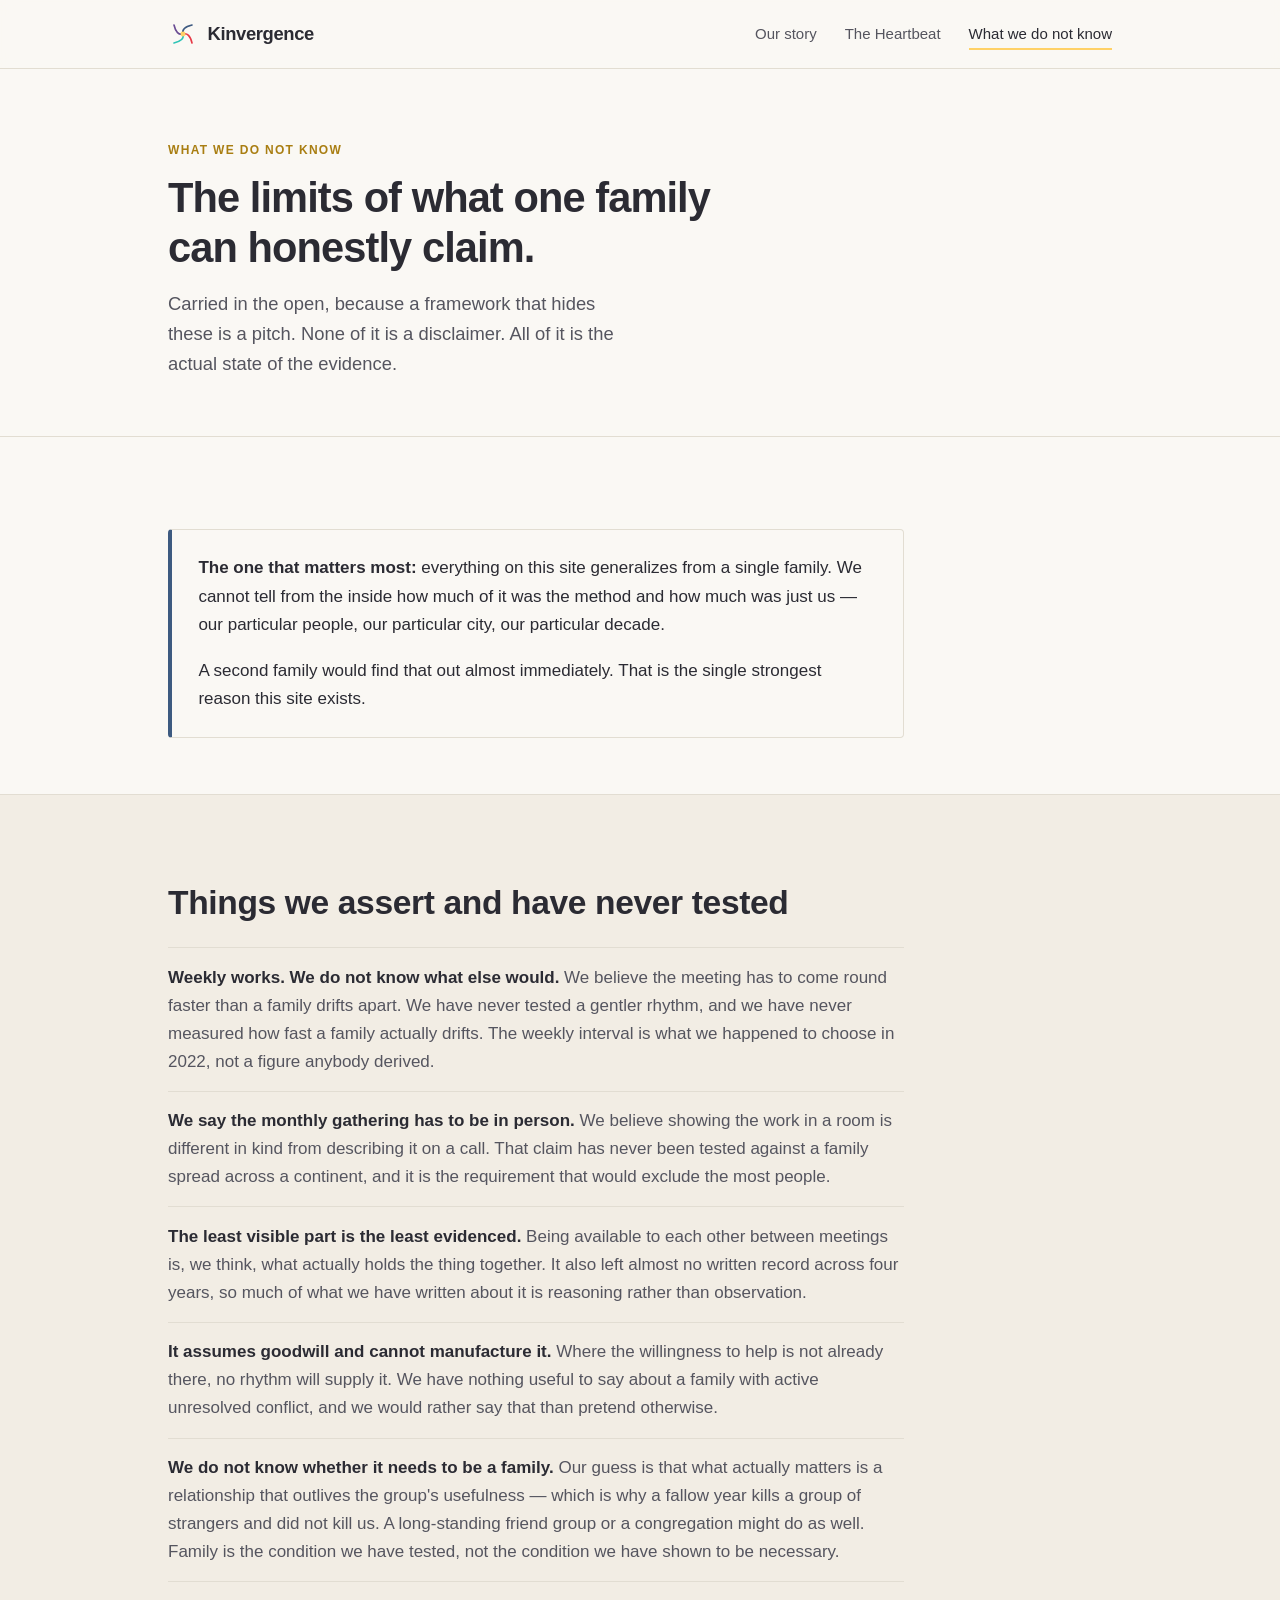
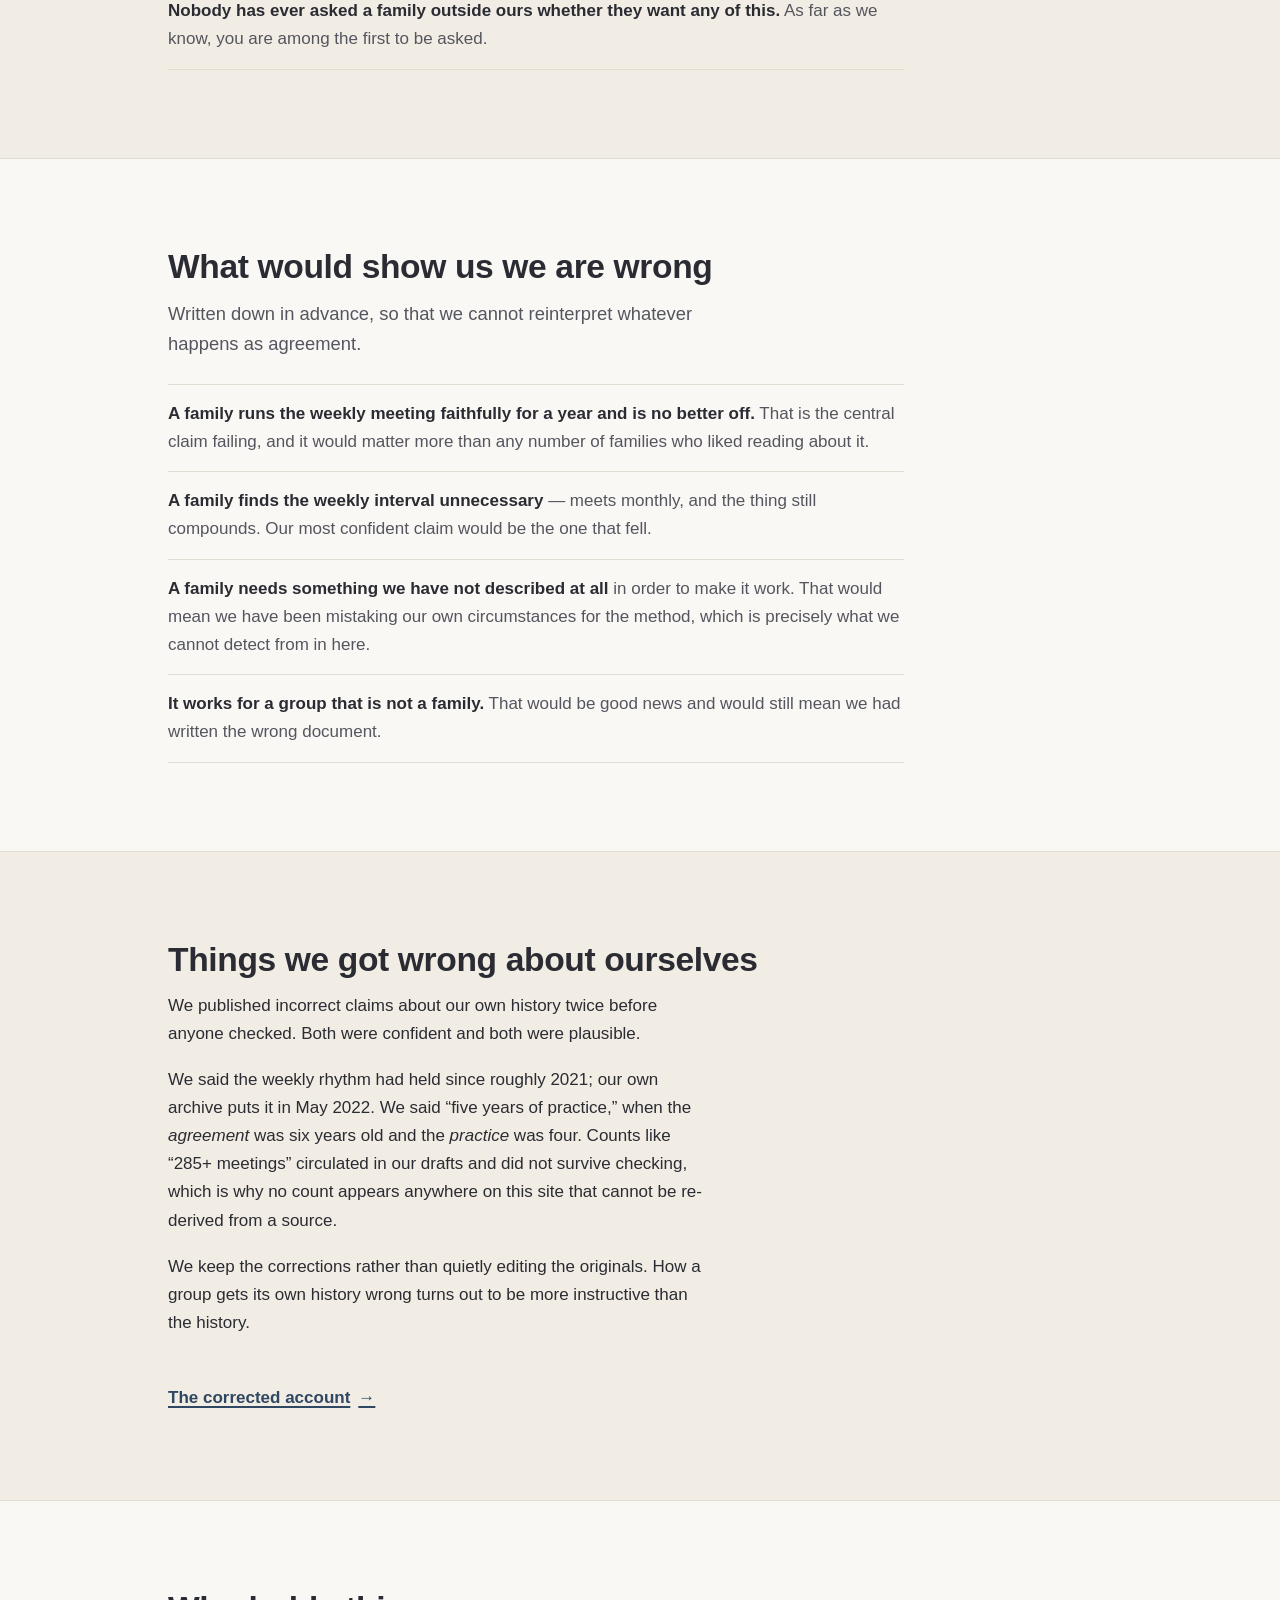
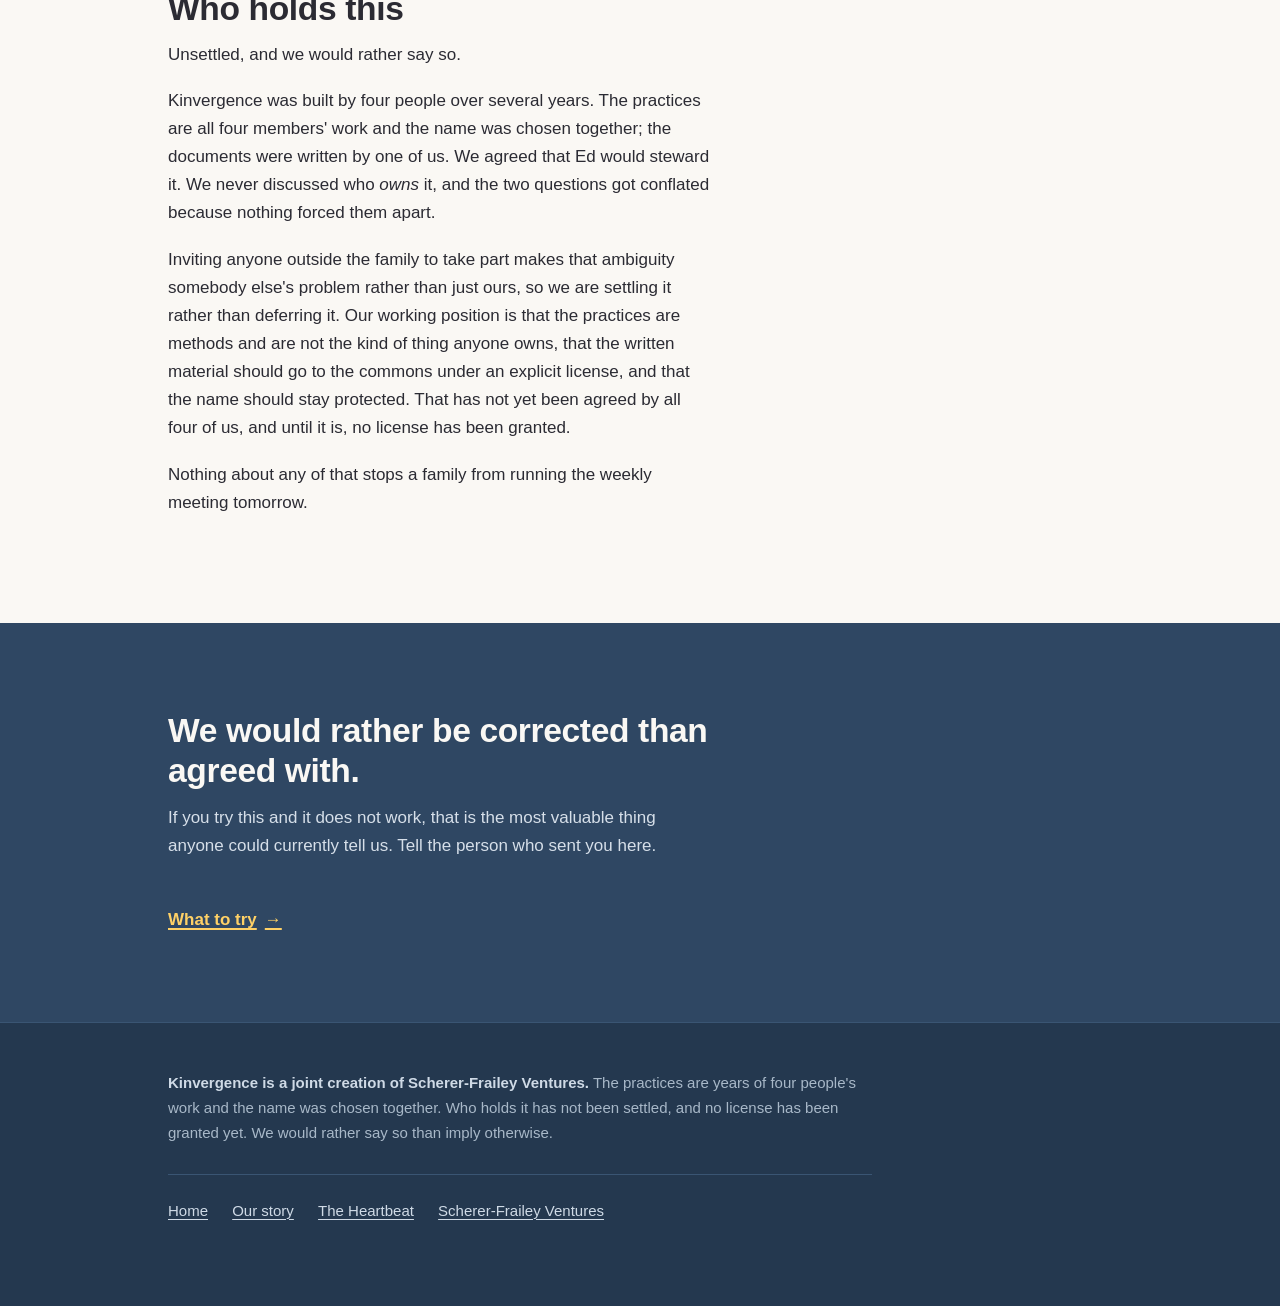
<file: honesty.html>
<!DOCTYPE html>
<html lang="en">
<head>
<meta charset="utf-8">
<meta name="viewport" content="width=device-width, initial-scale=1">
<title>What we do not know — Kinvergence</title>
<meta name="description" content="The limits of what one family can claim: what we have never tested, what we got wrong about ourselves, what would prove us wrong, and who actually holds any of this.">

<link rel="icon" href="data:image/svg+xml,%3Csvg xmlns='http://www.w3.org/2000/svg' viewBox='0 0 200 200'%3E%3Ccircle cx='100' cy='100' r='20' fill='%23FFD166' opacity='.16'/%3E%3Cpath d='M160,160 Q143.5,88.4 100,100' stroke='%23E63946' stroke-width='9' stroke-linecap='round' fill='none'/%3E%3Cpath d='M40,160 Q111.6,143.5 100,100' stroke='%232EC4B6' stroke-width='9' stroke-linecap='round' fill='none'/%3E%3Cpath d='M40,40 Q56.5,111.6 100,100' stroke='%236A4C93' stroke-width='9' stroke-linecap='round' fill='none'/%3E%3Cpath d='M160,40 Q88.4,56.5 100,100' stroke='%233D5A80' stroke-width='9' stroke-linecap='round' fill='none'/%3E%3Ccircle cx='100' cy='100' r='14' fill='%23FFD166'/%3E%3C/svg%3E">
<link rel="stylesheet" href="assets/site.css">
</head>
<body>

<a class="skip" href="#main">Skip to content</a>

<nav class="nav" aria-label="Main">
  <div class="wrap nav-inner">
    <a class="brand" href="index.html">
      <svg viewBox="0 0 200 200" fill="none" aria-hidden="true" focusable="false">
        <circle cx="100" cy="100" r="20" fill="#FFD166" opacity="0.16"/>
        <path d="M160,160 Q143.5,88.4 100,100" stroke="#E63946" stroke-width="11" stroke-linecap="round"/>
        <path d="M40,160 Q111.6,143.5 100,100" stroke="#2EC4B6" stroke-width="11" stroke-linecap="round"/>
        <path d="M40,40 Q56.5,111.6 100,100" stroke="#6A4C93" stroke-width="11" stroke-linecap="round"/>
        <path d="M160,40 Q88.4,56.5 100,100" stroke="#3D5A80" stroke-width="11" stroke-linecap="round"/>
        <circle cx="100" cy="100" r="16" fill="#FFD166"/>
      </svg>
      Kinvergence
    </a>

    <button class="nav-toggle" type="button" aria-expanded="false" aria-controls="nav-links" aria-label="Menu">
      <span></span><span></span><span></span>
    </button>

    <ul class="nav-links" id="nav-links">
      <li><a href="story.html">Our story</a></li>
      <li><a href="heartbeat.html">The Heartbeat</a></li>
      <li><a href="honesty.html" aria-current="page">What we do not know</a></li>
    </ul>
  </div>
</nav>

<main id="main">

  <!-- =====================================================================
       The honest-limits material, moved off the home page on 2026-08-27 so
       that the front page could get short enough to read. That deliberately
       reopened an earlier decision that the limits must never be moved,
       collapsed, or softened. The guard is: the load-bearing limit stays in
       the ask on the home page at full weight, and the link here is
       prominent. If this page ever gets quieter, less specific, or harder
       to reach, the earlier decision was right and this was a mistake.
       DO NOT soften anything on this page to make the site more appealing.
       ===================================================================== -->
  <div class="pagehead">
    <div class="wrap">
      <p class="eyebrow">What we do not know</p>
      <h1>The limits of what one family can honestly claim.</h1>
      <p class="lede">Carried in the open, because a framework that hides these is a pitch. None of
        it is a disclaimer. All of it is the actual state of the evidence.</p>
    </div>
  </div>

  <section class="tight">
    <div class="wrap">
      <div class="callout">
        <p><strong>The one that matters most:</strong> everything on this site generalizes from a
          single family. We cannot tell from the inside how much of it was the method and how much
          was just us — our particular people, our particular city, our particular decade.</p>
        <p>A second family would find that out almost immediately. That is the single strongest
          reason this site exists.</p>
      </div>
    </div>
  </section>

  <section class="alt">
    <div class="wrap">
      <h2>Things we assert and have never tested</h2>

      <ul class="stack">
        <li><strong>Weekly works. We do not know what else would.</strong> We believe the meeting has
          to come round faster than a family drifts apart. We have never tested a gentler rhythm, and
          we have never measured how fast a family actually drifts. The weekly interval is what we
          happened to choose in 2022, not a figure anybody derived.</li>

        <li><strong>We say the monthly gathering has to be in person.</strong> We believe showing
          the work in a room is different in kind from describing it on a call. That claim has never
          been tested against a family spread across a continent, and it is the requirement that
          would exclude the most people.</li>

        <li><strong>The least visible part is the least evidenced.</strong> Being available to each
          other between meetings is, we think, what actually holds the thing together. It also left
          almost no written record across four years, so much of what we have written about it is
          reasoning rather than observation.</li>

        <li><strong>It assumes goodwill and cannot manufacture it.</strong> Where the willingness to
          help is not already there, no rhythm will supply it. We have nothing useful to say about a
          family with active unresolved conflict, and we would rather say that than pretend
          otherwise.</li>

        <li><strong>We do not know whether it needs to be a family.</strong> Our guess is that what
          actually matters is a relationship that outlives the group's usefulness — which is why a
          fallow year kills a group of strangers and did not kill us. A long-standing friend group or
          a congregation might do as well. Family is the condition we have tested, not the condition
          we have shown to be necessary.</li>

        <li><strong>Nobody has ever asked a family outside ours whether they want any of this.</strong>
          As far as we know, you are among the first to be asked.</li>
      </ul>
    </div>
  </section>

  <section>
    <div class="wrap">
      <h2>What would show us we are wrong</h2>
      <p class="measure lede">Written down in advance, so that we cannot reinterpret whatever
        happens as agreement.</p>

      <ul class="stack">
        <li><strong>A family runs the weekly meeting faithfully for a year and is no better off.</strong>
          That is the central claim failing, and it would matter more than any number of families who
          liked reading about it.</li>
        <li><strong>A family finds the weekly interval unnecessary</strong> — meets monthly, and the
          thing still compounds. Our most confident claim would be the one that fell.</li>
        <li><strong>A family needs something we have not described at all</strong> in order to make it
          work. That would mean we have been mistaking our own circumstances for the method, which is
          precisely what we cannot detect from in here.</li>
        <li><strong>It works for a group that is not a family.</strong> That would be good news and
          would still mean we had written the wrong document.</li>
      </ul>
    </div>
  </section>

  <section class="alt">
    <div class="wrap">
      <h2>Things we got wrong about ourselves</h2>

      <div class="measure">
        <p>We published incorrect claims about our own history twice before anyone checked. Both were
          confident and both were plausible.</p>
        <p>We said the weekly rhythm had held since roughly 2021; our own archive puts it in May 2022.
          We said “five years of practice,” when the <em>agreement</em> was six years old and the
          <em>practice</em> was four. Counts like “285+ meetings” circulated in our drafts and did
          not survive checking, which is why no count appears anywhere on this site that cannot be
          re-derived from a source.</p>
        <p>We keep the corrections rather than quietly editing the originals. How a group gets its own
          history wrong turns out to be more instructive than the history.</p>
      </div>

      <div class="measure">
        <a class="onward" href="story.html">The corrected account</a>
      </div>
    </div>
  </section>

  <section>
    <div class="wrap">
      <h2>Who holds this</h2>

      <div class="measure">
        <p>Unsettled, and we would rather say so.</p>
        <p>Kinvergence was built by four people over several years. The practices are all four
          members' work and the name was chosen together; the documents were written by one of us.
          We agreed that Ed would steward it. We never discussed who <em>owns</em> it, and the two
          questions got conflated because nothing forced them apart.</p>
        <p>Inviting anyone outside the family to take part makes that ambiguity somebody else's
          problem rather than just ours, so we are settling it rather than deferring it. Our working
          position is that the practices are methods and are not the kind of thing anyone owns, that
          the written material should go to the commons under an explicit license, and that the name
          should stay protected. That has not yet been agreed by all four of us, and until it is, no
          license has been granted.</p>
        <p>Nothing about any of that stops a family from running the weekly meeting tomorrow.</p>
      </div>
    </div>
  </section>

  <section class="dark">
    <div class="wrap">
      <div class="measure">
        <h2>We would rather be corrected than agreed with.</h2>
        <p>If you try this and it does not work, that is the most valuable thing anyone could
          currently tell us. Tell the person who sent you here.</p>
        <a class="onward" href="heartbeat.html">What to try</a>
      </div>
    </div>
  </section>

</main>

<footer>
  <div class="wrap">
    <p><strong>Kinvergence is a joint creation of Scherer-Frailey Ventures.</strong>
      The practices are years of four people's work and the name was chosen together. Who holds it has
      not been settled, and no license has been granted yet. We would rather say so than imply
      otherwise.</p>
    <p class="footer-nav">
      <a href="index.html">Home</a>
      <a href="story.html">Our story</a>
      <a href="heartbeat.html">The Heartbeat</a>
      <a href="https://scherer-frailey-ventures.github.io/">Scherer-Frailey Ventures</a>
    </p>
  </div>
</footer>

<script src="assets/site.js"></script>

</body>
</html>
</file>
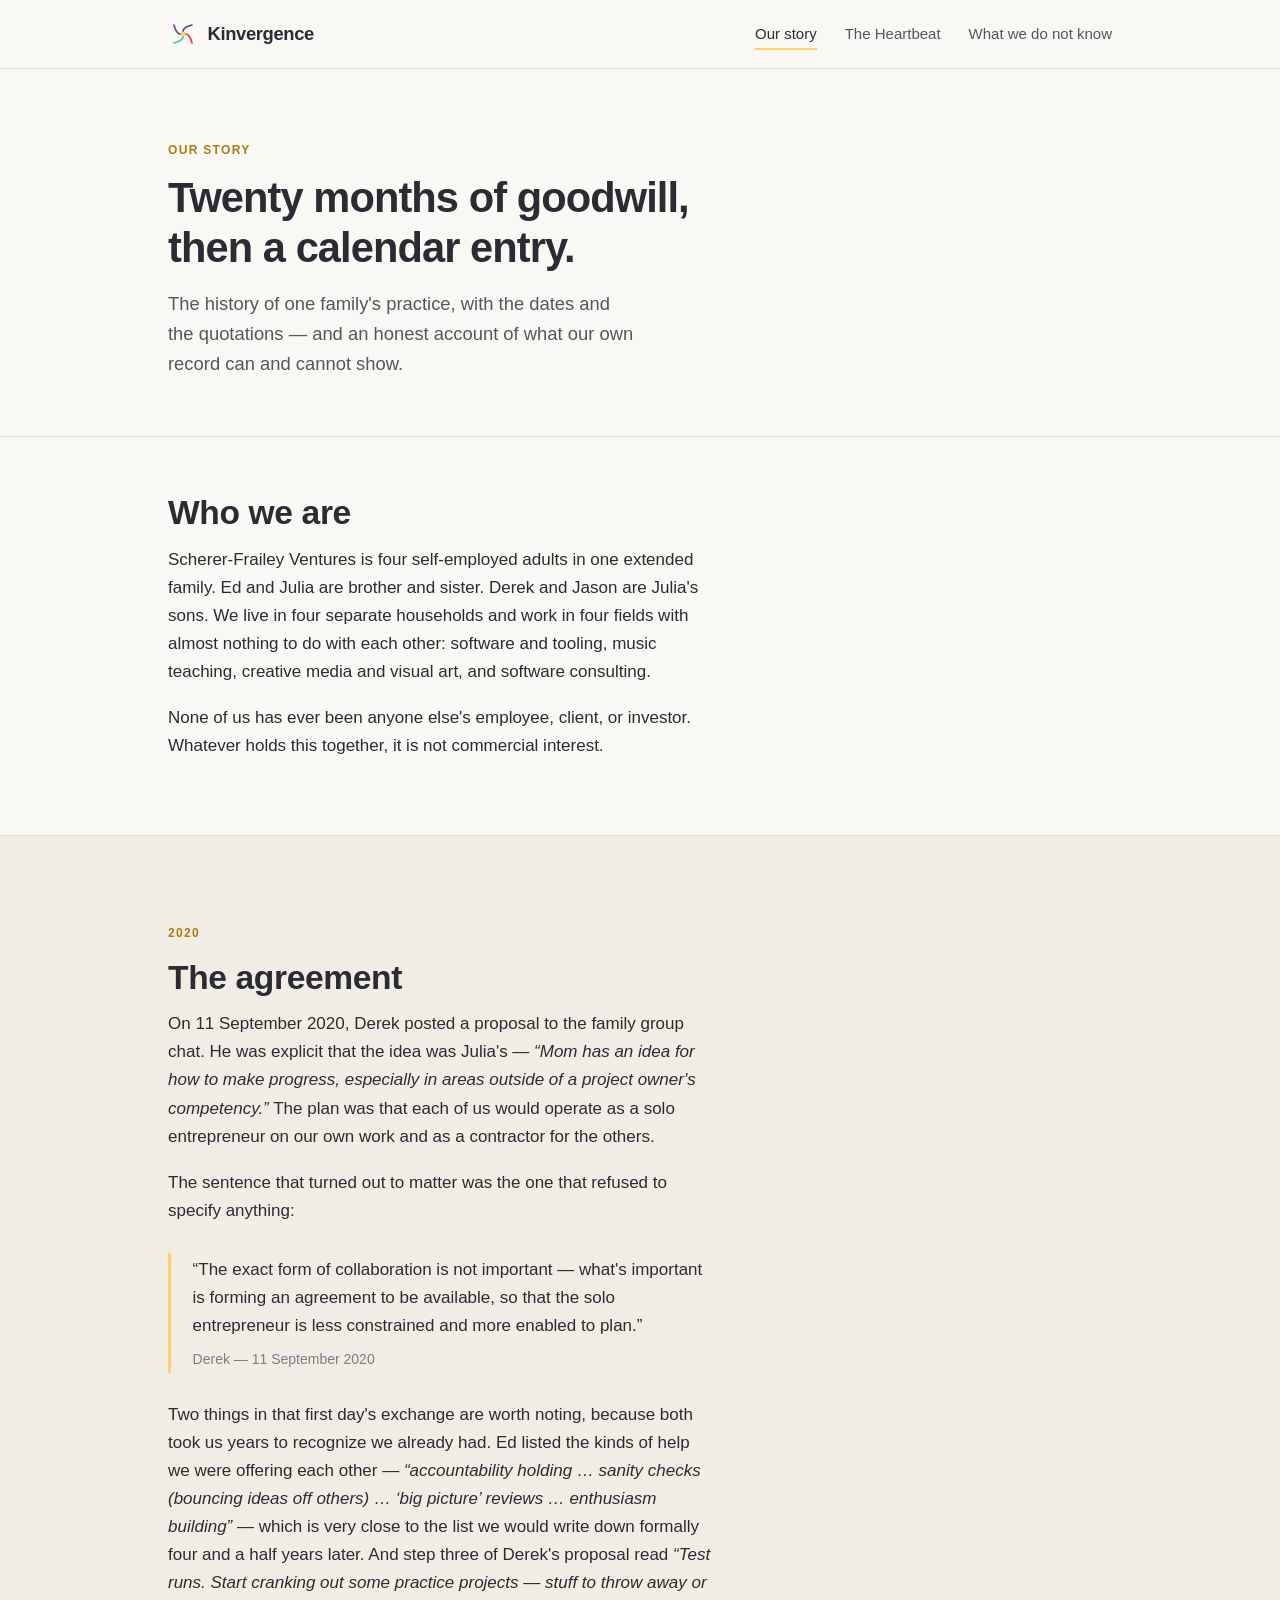
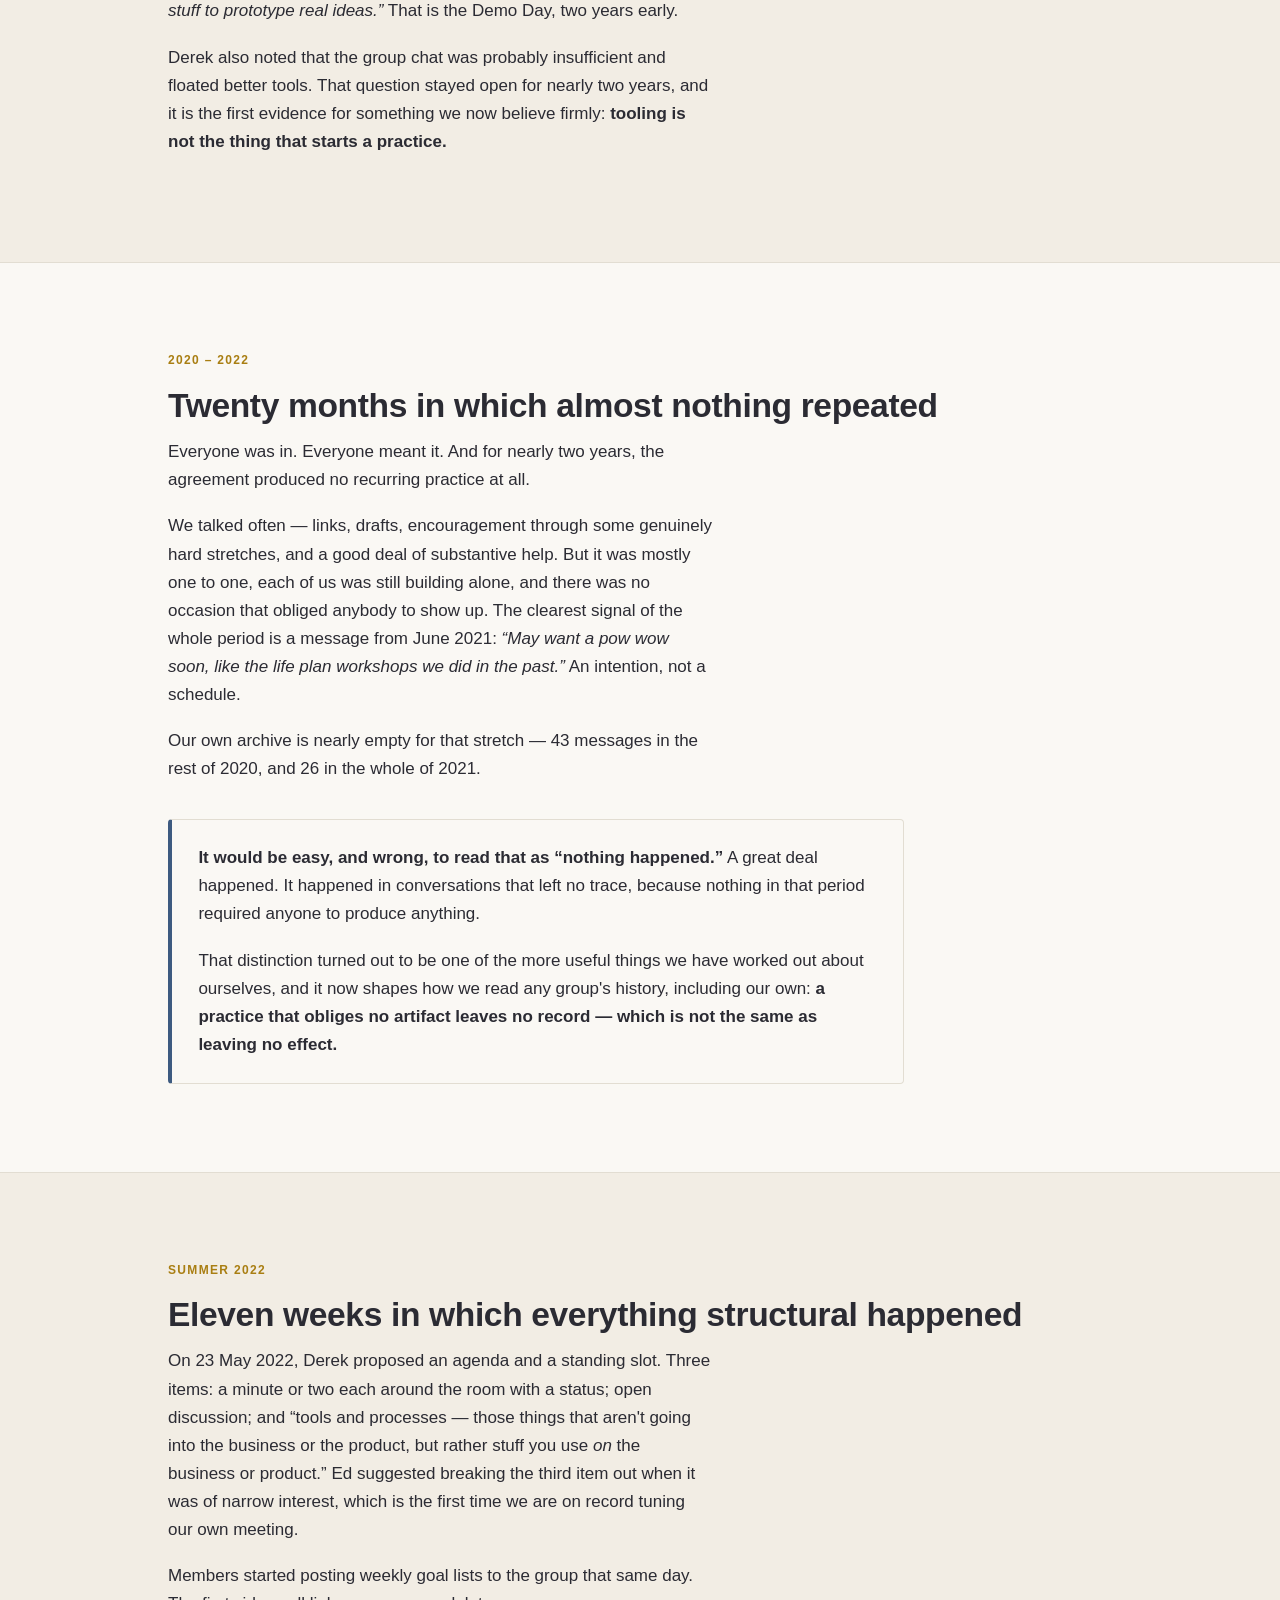
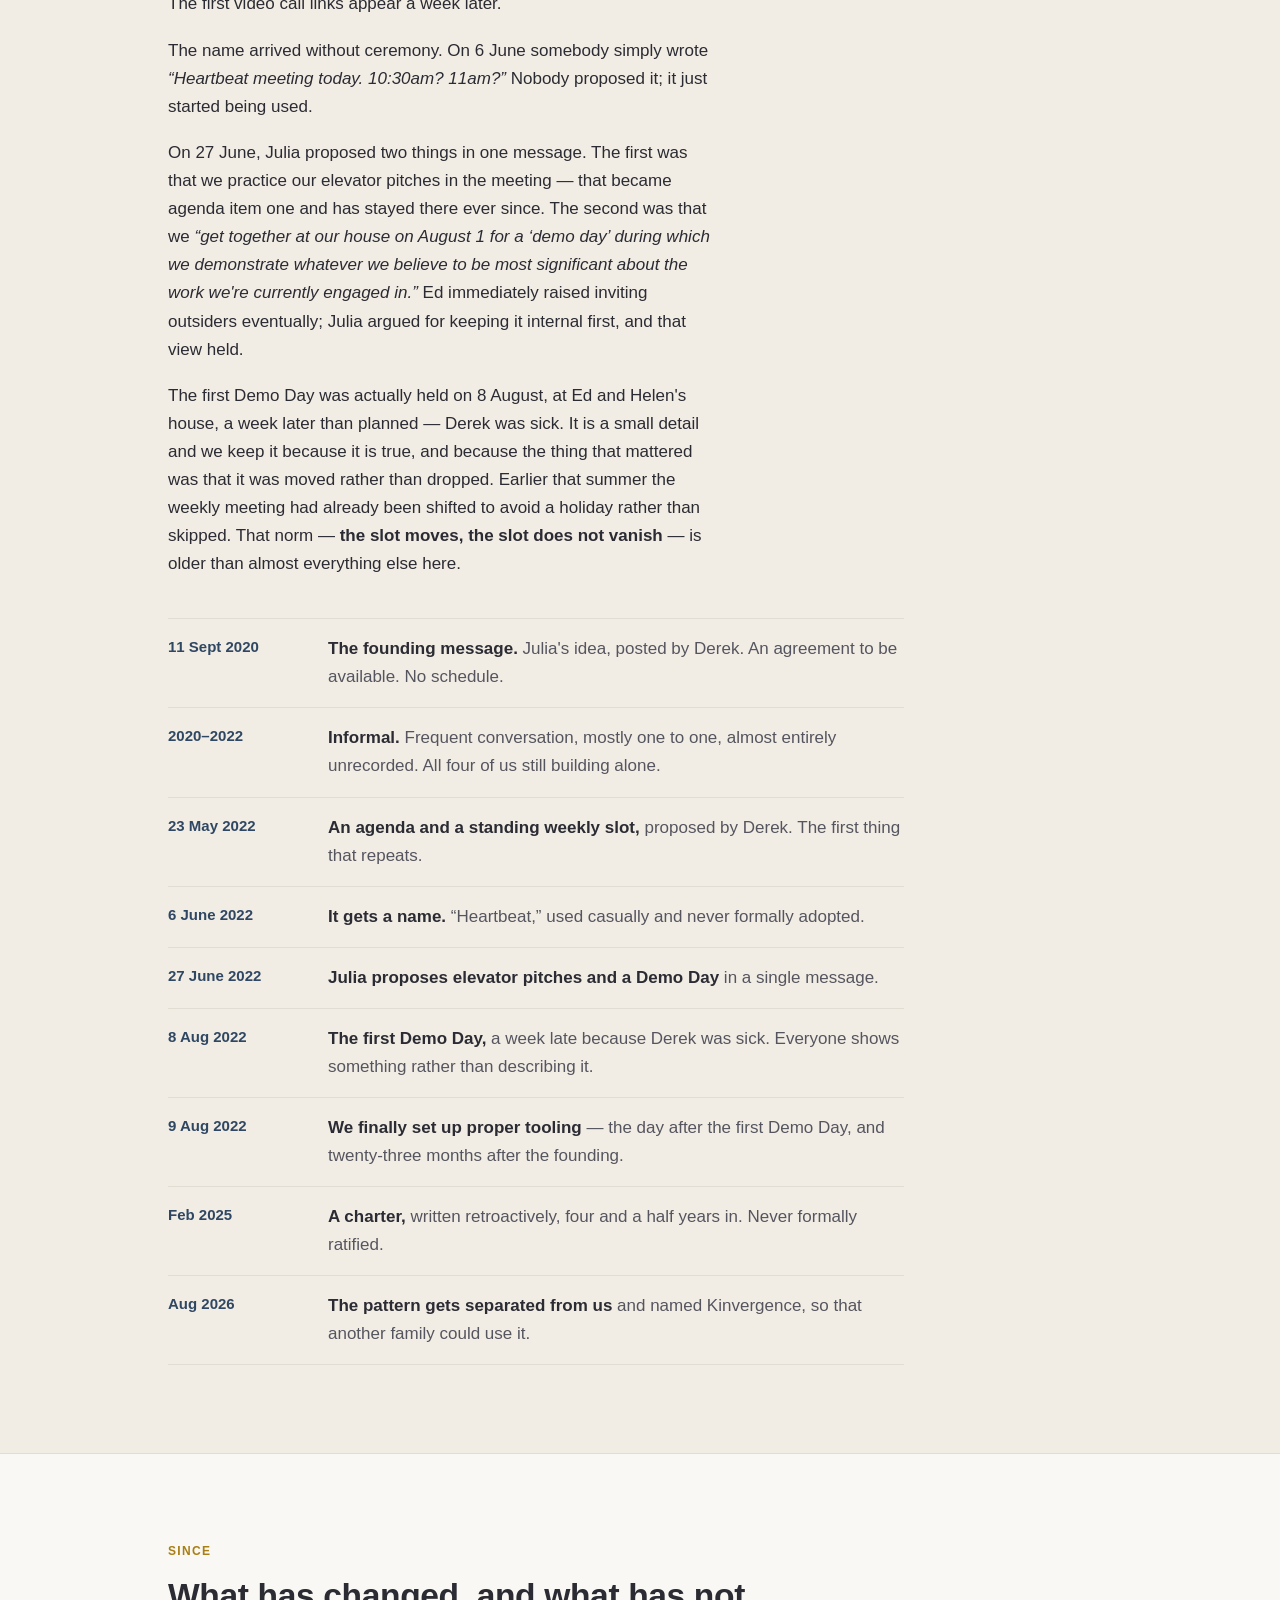
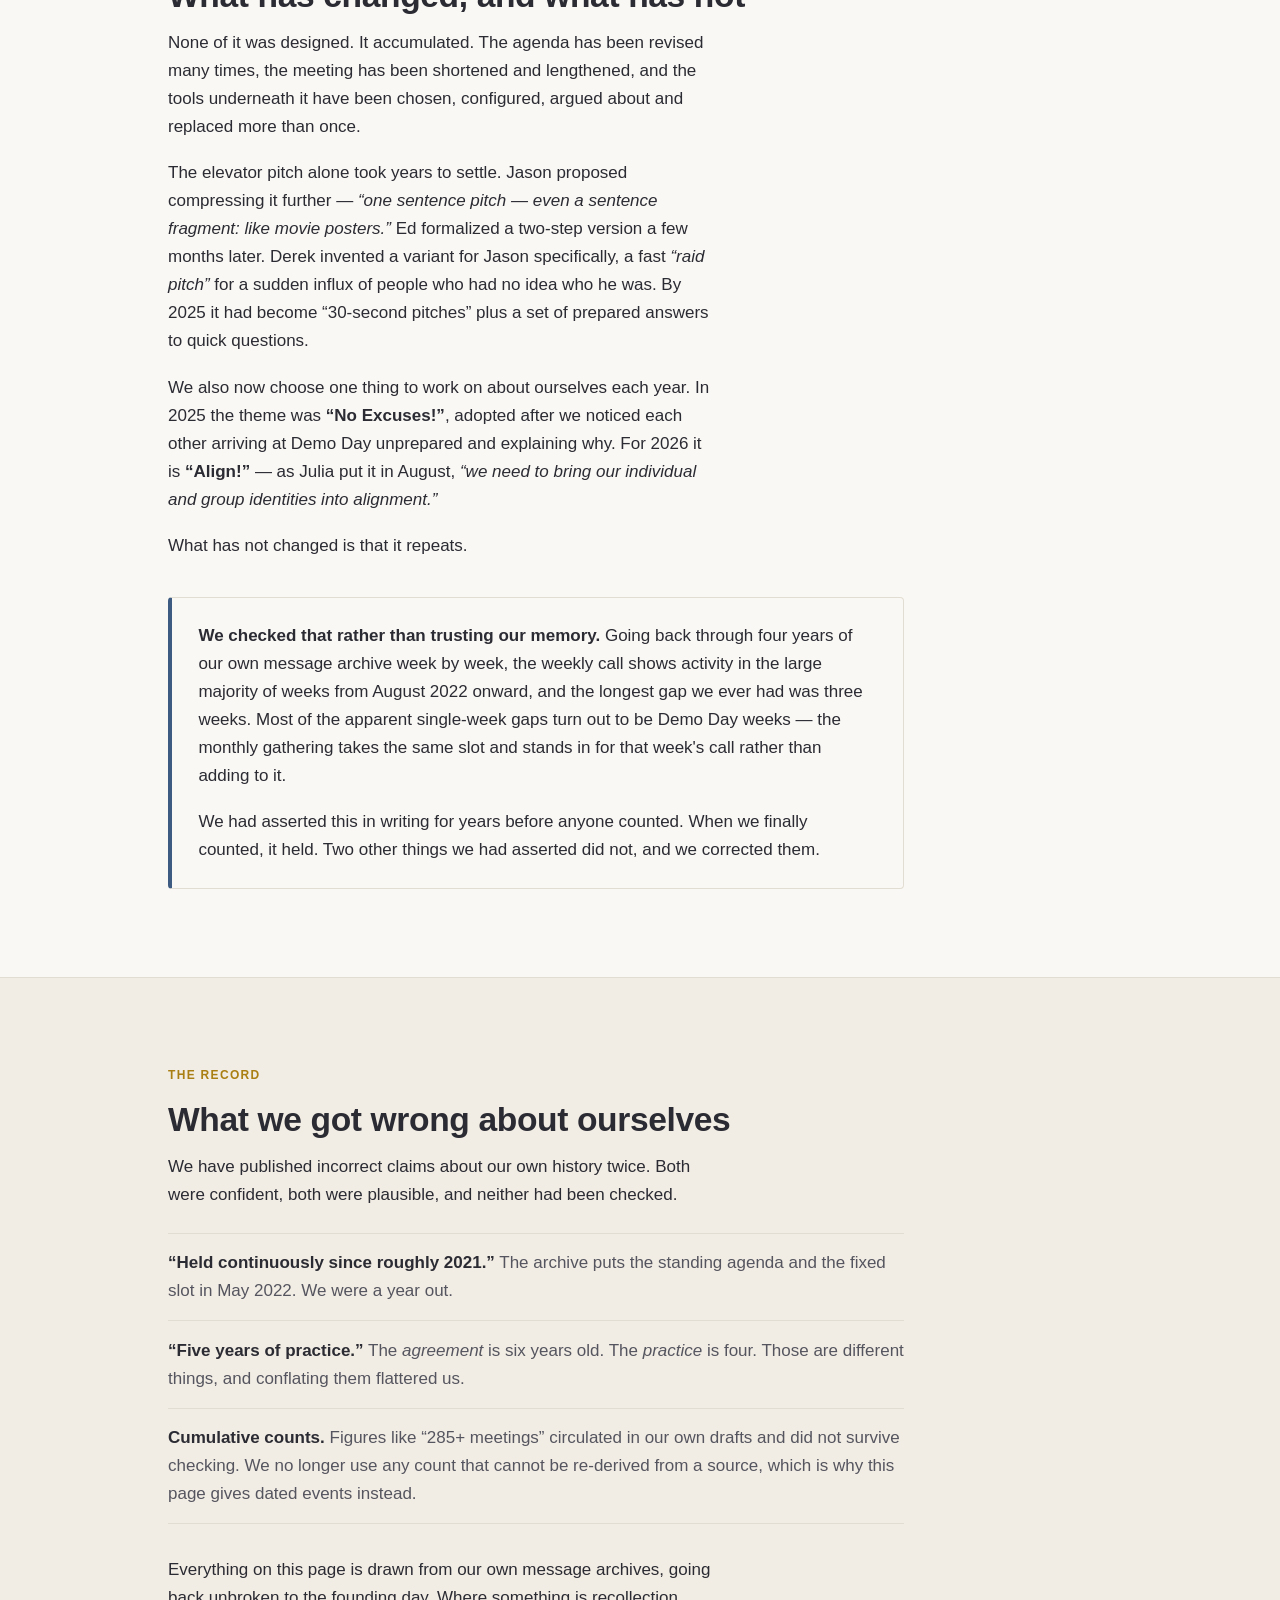
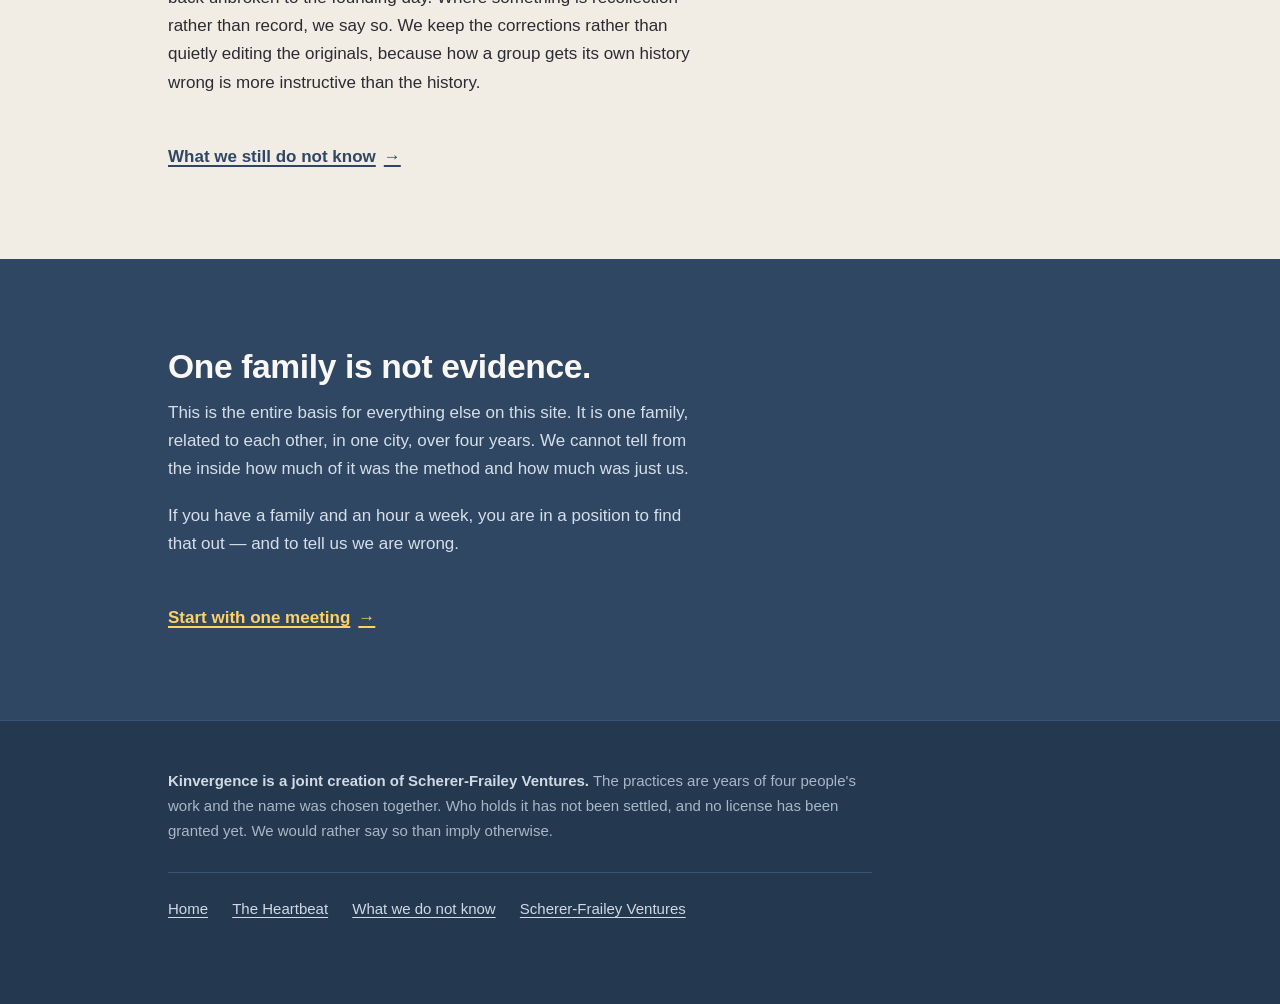
<file: story.html>
<!DOCTYPE html>
<html lang="en">
<head>
<meta charset="utf-8">
<meta name="viewport" content="width=device-width, initial-scale=1">
<title>Our story — Kinvergence</title>
<meta name="description" content="How four relatives in one family went from an open-ended agreement in 2020 to a weekly rhythm that has held since 2022 — with the dates, the quotations, and an honest account of what the record can and cannot show.">

<link rel="icon" href="data:image/svg+xml,%3Csvg xmlns='http://www.w3.org/2000/svg' viewBox='0 0 200 200'%3E%3Ccircle cx='100' cy='100' r='20' fill='%23FFD166' opacity='.16'/%3E%3Cpath d='M160,160 Q143.5,88.4 100,100' stroke='%23E63946' stroke-width='9' stroke-linecap='round' fill='none'/%3E%3Cpath d='M40,160 Q111.6,143.5 100,100' stroke='%232EC4B6' stroke-width='9' stroke-linecap='round' fill='none'/%3E%3Cpath d='M40,40 Q56.5,111.6 100,100' stroke='%236A4C93' stroke-width='9' stroke-linecap='round' fill='none'/%3E%3Cpath d='M160,40 Q88.4,56.5 100,100' stroke='%233D5A80' stroke-width='9' stroke-linecap='round' fill='none'/%3E%3Ccircle cx='100' cy='100' r='14' fill='%23FFD166'/%3E%3C/svg%3E">
<link rel="stylesheet" href="assets/site.css">
</head>
<body>

<a class="skip" href="#main">Skip to content</a>

<nav class="nav" aria-label="Main">
  <div class="wrap nav-inner">
    <a class="brand" href="index.html">
      <svg viewBox="0 0 200 200" fill="none" aria-hidden="true" focusable="false">
        <circle cx="100" cy="100" r="20" fill="#FFD166" opacity="0.16"/>
        <path d="M160,160 Q143.5,88.4 100,100" stroke="#E63946" stroke-width="11" stroke-linecap="round"/>
        <path d="M40,160 Q111.6,143.5 100,100" stroke="#2EC4B6" stroke-width="11" stroke-linecap="round"/>
        <path d="M40,40 Q56.5,111.6 100,100" stroke="#6A4C93" stroke-width="11" stroke-linecap="round"/>
        <path d="M160,40 Q88.4,56.5 100,100" stroke="#3D5A80" stroke-width="11" stroke-linecap="round"/>
        <circle cx="100" cy="100" r="16" fill="#FFD166"/>
      </svg>
      Kinvergence
    </a>

    <button class="nav-toggle" type="button" aria-expanded="false" aria-controls="nav-links" aria-label="Menu">
      <span></span><span></span><span></span>
    </button>

    <ul class="nav-links" id="nav-links">
      <li><a href="story.html" aria-current="page">Our story</a></li>
      <li><a href="heartbeat.html">The Heartbeat</a></li>
      <li><a href="honesty.html">What we do not know</a></li>
    </ul>
  </div>
</nav>

<main id="main">

  <!-- =====================================================================
       Derived from SFV's own reconstructed timeline, which carries an
       evidence grade on every row. Only grade A and B material appears
       here; anything recollected is labeled as such in the text. Do not add
       a claim to this page without checking it against that document first,
       and do not add cumulative counts.
       ===================================================================== -->
  <div class="pagehead">
    <div class="wrap">
      <p class="eyebrow">Our story</p>
      <h1>Twenty months of goodwill, then a calendar entry.</h1>
      <p class="lede">The history of one family's practice, with the dates and the quotations — and
        an honest account of what our own record can and cannot show.</p>
    </div>
  </div>

  <section class="tight">
    <div class="wrap">
      <div class="measure">
        <h2>Who we are</h2>
        <p>Scherer-Frailey Ventures is four self-employed adults in one extended family. Ed and
          Julia are brother and sister. Derek and Jason are Julia's sons. We live in four separate
          households and work in four fields with almost nothing to do with each other: software and
          tooling, music teaching, creative media and visual art, and software consulting.</p>
        <p>None of us has ever been anyone else's employee, client, or investor. Whatever holds this
          together, it is not commercial interest.</p>
      </div>
    </div>
  </section>

  <section class="alt">
    <div class="wrap">
      <p class="eyebrow">2020</p>
      <h2>The agreement</h2>

      <div class="measure">
        <p>On 11 September 2020, Derek posted a proposal to the family group chat. He was explicit
          that the idea was Julia's — <em>“Mom has an idea for how to make progress, especially in
          areas outside of a project owner's competency.”</em> The plan was that each of us would
          operate as a solo entrepreneur on our own work and as a contractor for the others.</p>

        <p>The sentence that turned out to matter was the one that refused to specify anything:</p>
      </div>

      <blockquote>
        <p>“The exact form of collaboration is not important — what's important is forming an
          agreement to be available, so that the solo entrepreneur is less constrained and more
          enabled to plan.”</p>
        <cite>Derek — 11 September 2020</cite>
      </blockquote>

      <div class="measure">
        <p>Two things in that first day's exchange are worth noting, because both took us years to
          recognize we already had. Ed listed the kinds of help we were offering each other —
          <em>“accountability holding … sanity checks (bouncing ideas off others) … ‘big picture’
          reviews … enthusiasm building”</em> — which is very close to the list we would write down
          formally four and a half years later. And step three of Derek's proposal read <em>“Test
          runs. Start cranking out some practice projects — stuff to throw away or stuff to
          prototype real ideas.”</em> That is the Demo Day, two years early.</p>

        <p>Derek also noted that the group chat was probably insufficient and floated better tools.
          That question stayed open for nearly two years, and it is the first evidence for something
          we now believe firmly: <strong>tooling is not the thing that starts a practice.</strong></p>
      </div>
    </div>
  </section>

  <section>
    <div class="wrap">
      <p class="eyebrow">2020 – 2022</p>
      <h2>Twenty months in which almost nothing repeated</h2>

      <div class="measure">
        <p>Everyone was in. Everyone meant it. And for nearly two years, the agreement produced no
          recurring practice at all.</p>

        <p>We talked often — links, drafts, encouragement through some genuinely hard stretches, and
          a good deal of substantive help. But it was mostly one to one, each of us was still
          building alone, and there was no occasion that obliged anybody to show up. The clearest
          signal of the whole period is a message from June 2021: <em>“May want a pow wow soon, like
          the life plan workshops we did in the past.”</em> An intention, not a schedule.</p>

        <p>Our own archive is nearly empty for that stretch — 43 messages in the rest of 2020, and
          26 in the whole of 2021.</p>
      </div>

      <div class="callout">
        <p><strong>It would be easy, and wrong, to read that as “nothing happened.”</strong> A great
          deal happened. It happened in conversations that left no trace, because nothing in that
          period required anyone to produce anything.</p>
        <p>That distinction turned out to be one of the more useful things we have worked out about
          ourselves, and it now shapes how we read any group's history, including our own:
          <strong>a practice that obliges no artifact leaves no record — which is not the same as
          leaving no effect.</strong></p>
      </div>
    </div>
  </section>

  <section class="alt">
    <div class="wrap">
      <p class="eyebrow">Summer 2022</p>
      <h2>Eleven weeks in which everything structural happened</h2>

      <div class="measure">
        <p>On 23 May 2022, Derek proposed an agenda and a standing slot. Three items: a minute or two
          each around the room with a status; open discussion; and “tools and processes — those
          things that aren't going into the business or the product, but rather stuff you use
          <em>on</em> the business or product.” Ed suggested breaking the third item out when it was
          of narrow interest, which is the first time we are on record tuning our own meeting.</p>

        <p>Members started posting weekly goal lists to the group that same day. The first video call
          links appear a week later.</p>

        <p>The name arrived without ceremony. On 6 June somebody simply wrote <em>“Heartbeat meeting
          today. 10:30am? 11am?”</em> Nobody proposed it; it just started being used.</p>

        <p>On 27 June, Julia proposed two things in one message. The first was that we practice our
          elevator pitches in the meeting — that became agenda item one and has stayed there ever
          since. The second was that we <em>“get together at our house on August 1 for a ‘demo day’
          during which we demonstrate whatever we believe to be most significant about the work
          we're currently engaged in.”</em> Ed immediately raised inviting outsiders eventually;
          Julia argued for keeping it internal first, and that view held.</p>

        <p>The first Demo Day was actually held on 8 August, at Ed and Helen's house, a week later
          than planned — Derek was sick. It is a small detail and we keep it because it is true, and
          because the thing that mattered was that it was moved rather than dropped. Earlier that
          summer the weekly meeting had already been shifted to avoid a holiday rather than skipped.
          That norm — <strong>the slot moves, the slot does not vanish</strong> — is older than
          almost everything else here.</p>
      </div>

      <ol class="timeline">
        <li><span class="when">11 Sept 2020</span><p class="what"><strong>The founding message.</strong> Julia's idea, posted by Derek. An agreement to be available. No schedule.</p></li>
        <li><span class="when">2020&ndash;2022</span><p class="what"><strong>Informal.</strong> Frequent conversation, mostly one to one, almost entirely unrecorded. All four of us still building alone.</p></li>
        <li><span class="when">23 May 2022</span><p class="what"><strong>An agenda and a standing weekly slot,</strong> proposed by Derek. The first thing that repeats.</p></li>
        <li><span class="when">6 June 2022</span><p class="what"><strong>It gets a name.</strong> “Heartbeat,” used casually and never formally adopted.</p></li>
        <li><span class="when">27 June 2022</span><p class="what"><strong>Julia proposes elevator pitches and a Demo Day</strong> in a single message.</p></li>
        <li><span class="when">8 Aug 2022</span><p class="what"><strong>The first Demo Day,</strong> a week late because Derek was sick. Everyone shows something rather than describing it.</p></li>
        <li><span class="when">9 Aug 2022</span><p class="what"><strong>We finally set up proper tooling</strong> — the day after the first Demo Day, and twenty-three months after the founding.</p></li>
        <li><span class="when">Feb 2025</span><p class="what"><strong>A charter,</strong> written retroactively, four and a half years in. Never formally ratified.</p></li>
        <li><span class="when">Aug 2026</span><p class="what"><strong>The pattern gets separated from us</strong> and named Kinvergence, so that another family could use it.</p></li>
      </ol>
    </div>
  </section>

  <section>
    <div class="wrap">
      <p class="eyebrow">Since</p>
      <h2>What has changed, and what has not</h2>

      <div class="measure">
        <p>None of it was designed. It accumulated. The agenda has been revised many times, the
          meeting has been shortened and lengthened, and the tools underneath it have been chosen,
          configured, argued about and replaced more than once.</p>

        <p>The elevator pitch alone took years to settle. Jason proposed compressing it further —
          <em>“one sentence pitch — even a sentence fragment: like movie posters.”</em> Ed formalized
          a two-step version a few months later. Derek invented a variant for Jason specifically, a
          fast <em>“raid pitch”</em> for a sudden influx of people who had no idea who he was. By
          2025 it had become “30-second pitches” plus a set of prepared answers to quick questions.</p>

        <p>We also now choose one thing to work on about ourselves each year. In 2025 the theme was
          <strong>“No Excuses!”</strong>, adopted after we noticed each other arriving at Demo Day
          unprepared and explaining why. For 2026 it is <strong>“Align!”</strong> — as Julia put it
          in August, <em>“we need to bring our individual and group identities into alignment.”</em></p>

        <p>What has not changed is that it repeats.</p>
      </div>

      <div class="callout">
        <p><strong>We checked that rather than trusting our memory.</strong> Going back through four
          years of our own message archive week by week, the weekly call shows activity in the large
          majority of weeks from August 2022 onward, and the longest gap we ever had was three weeks.
          Most of the apparent single-week gaps turn out to be Demo Day weeks — the monthly gathering
          takes the same slot and stands in for that week's call rather than adding to it.</p>
        <p>We had asserted this in writing for years before anyone counted. When we finally counted,
          it held. Two other things we had asserted did not, and we corrected them.</p>
      </div>
    </div>
  </section>

  <section class="alt">
    <div class="wrap">
      <p class="eyebrow">The record</p>
      <h2>What we got wrong about ourselves</h2>

      <div class="measure">
        <p>We have published incorrect claims about our own history twice. Both were confident, both
          were plausible, and neither had been checked.</p>
      </div>

      <ul class="stack">
        <li><strong>“Held continuously since roughly 2021.”</strong> The archive puts the standing
          agenda and the fixed slot in May 2022. We were a year out.</li>
        <li><strong>“Five years of practice.”</strong> The <em>agreement</em> is six years old. The
          <em>practice</em> is four. Those are different things, and conflating them flattered us.</li>
        <li><strong>Cumulative counts.</strong> Figures like “285+ meetings” circulated in our own
          drafts and did not survive checking. We no longer use any count that cannot be
          re-derived from a source, which is why this page gives dated events instead.</li>
      </ul>

      <div class="measure" style="margin-top:2rem">
        <p>Everything on this page is drawn from our own message archives, going back unbroken to the
          founding day. Where something is recollection rather than record, we say so. We keep the
          corrections rather than quietly editing the originals, because how a group gets its own
          history wrong is more instructive than the history.</p>
      </div>

      <div class="measure">
        <a class="onward" href="honesty.html">What we still do not know</a>
      </div>
    </div>
  </section>

  <section class="dark">
    <div class="wrap">
      <div class="measure">
        <h2>One family is not evidence.</h2>
        <p>This is the entire basis for everything else on this site. It is one family, related to
          each other, in one city, over four years. We cannot tell from the inside how much of it
          was the method and how much was just us.</p>
        <p>If you have a family and an hour a week, you are in a position to find that out — and to
          tell us we are wrong.</p>
        <a class="onward" href="heartbeat.html">Start with one meeting</a>
      </div>
    </div>
  </section>

</main>

<footer>
  <div class="wrap">
    <p><strong>Kinvergence is a joint creation of Scherer-Frailey Ventures.</strong>
      The practices are years of four people's work and the name was chosen together. Who holds it has
      not been settled, and no license has been granted yet. We would rather say so than imply
      otherwise.</p>
    <p class="footer-nav">
      <a href="index.html">Home</a>
      <a href="heartbeat.html">The Heartbeat</a>
      <a href="honesty.html">What we do not know</a>
      <a href="https://scherer-frailey-ventures.github.io/">Scherer-Frailey Ventures</a>
    </p>
  </div>
</footer>

<script src="assets/site.js"></script>

</body>
</html>
</file>
<file: assets/site.css>
/* Kinvergence — shared stylesheet for all pages.

   PALETTE IS PROVISIONAL. Taken from kinvergence-core docs/brand/visual-identity.md and the
   existing marks in docs/brand/assets/, which is the only palette the shipped assets actually
   embody. The full brand pass — candidate marks against the model's Part IV filters, and
   reconciling the three competing palettes — is postponed, not cancelled. See ROADMAP.md § 3c. */

:root {
  --ink: #2B2B33;
  --ink-soft: #55555f;
  --ink-faint: #7c7c86;
  --paper: #FAF8F4;
  --paper-alt: #F2EDE4;
  --rule: #e2ddd2;
  --slate: #3D5A80;
  --slate-deep: #2f4763;
  --navy-deep: #24384f;
  --gold: #FFD166;
  --gold-deep: #a97e12;
  --coral: #E63946;
  --teal: #2EC4B6;
  --violet: #6A4C93;
  --measure: 34rem;
  --nav-h: 4.25rem;
}

*, *::before, *::after { box-sizing: border-box; }

html { scroll-behavior: smooth; scroll-padding-top: calc(var(--nav-h) + 1rem); }

body {
  margin: 0;
  background: var(--paper);
  color: var(--ink);
  font-family: -apple-system, BlinkMacSystemFont, "Segoe UI", Roboto, "Helvetica Neue", Arial, sans-serif;
  font-size: 1.0625rem;
  line-height: 1.65;
  -webkit-font-smoothing: antialiased;
}

h1, h2, h3 { line-height: 1.2; letter-spacing: -0.011em; margin: 0 0 0.75rem; }
h1 { font-size: clamp(1.95rem, 5.2vw, 3.1rem); font-weight: 700; letter-spacing: -0.022em; }
h2 { font-size: clamp(1.5rem, 3.4vw, 2.1rem); font-weight: 700; }
h3 { font-size: 1.1rem; font-weight: 700; }
p { margin: 0 0 1.15rem; }
a { color: var(--slate-deep); text-underline-offset: 0.18em; text-decoration-thickness: 1px; }
a:hover { color: var(--ink); }
:focus-visible { outline: 3px solid var(--slate); outline-offset: 3px; border-radius: 2px; }

.wrap { width: 100%; max-width: 62rem; margin: 0 auto; padding: 0 1.5rem; }
.measure { max-width: var(--measure); }

.skip {
  position: absolute; left: -9999px; top: 0; z-index: 200;
  background: var(--ink); color: #fff; padding: 0.75rem 1.25rem; border-radius: 0 0 6px 0;
}
.skip:focus { left: 0; }

/* ---------- Navigation ---------- */
.nav {
  position: sticky; top: 0; z-index: 100;
  background: rgba(250, 248, 244, 0.92);
  -webkit-backdrop-filter: blur(8px);
  backdrop-filter: blur(8px);
  border-bottom: 1px solid var(--rule);
}
.nav-inner {
  display: flex; align-items: center; justify-content: space-between;
  gap: 1rem; min-height: var(--nav-h);
}
.brand {
  display: inline-flex; align-items: center; gap: 0.6rem;
  font-weight: 700; font-size: 1.15rem; letter-spacing: -0.02em;
  color: var(--ink); text-decoration: none;
}
.brand svg { width: 30px; height: 30px; display: block; }

.nav-links { display: flex; gap: 1.75rem; list-style: none; margin: 0; padding: 0; }
.nav-links a {
  color: var(--ink-soft); text-decoration: none; font-size: 0.9375rem; font-weight: 500;
  padding: 0.35rem 0; border-bottom: 2px solid transparent;
}
.nav-links a:hover, .nav-links a:focus-visible { color: var(--ink); border-bottom-color: var(--gold); }
.nav-links a[aria-current="page"] { color: var(--ink); border-bottom-color: var(--gold); }

.nav-toggle {
  display: none; background: none; border: 1px solid var(--rule); border-radius: 6px;
  padding: 0.5rem 0.65rem; cursor: pointer; color: var(--ink);
}
.nav-toggle span { display: block; width: 20px; height: 2px; background: currentColor; border-radius: 2px; }
.nav-toggle span + span { margin-top: 5px; }

/* ---------- Hero (home page) ---------- */
.hero { padding: clamp(3.5rem, 9vw, 7rem) 0 clamp(2.5rem, 6vw, 4.5rem); }
.hero-mark { width: clamp(62px, 11vw, 88px); height: auto; display: block; margin-bottom: 1.75rem; }
.hero h1 { max-width: 22ch; }
.hero-sub {
  font-size: clamp(1.075rem, 2.1vw, 1.3rem);
  color: var(--ink-soft); max-width: 46ch; margin-top: 1.25rem;
}
.hero-actions { display: flex; flex-wrap: wrap; gap: 0.85rem 1.5rem; align-items: center; margin-top: 2rem; }
.btn {
  display: inline-block; background: var(--ink); color: var(--paper);
  padding: 0.8rem 1.5rem; border-radius: 999px; text-decoration: none;
  font-weight: 600; font-size: 0.9375rem;
  transition: background 0.2s ease, transform 0.2s ease;
}
.btn:hover { background: var(--slate-deep); color: var(--paper); transform: translateY(-1px); }
.btn-quiet { color: var(--ink-soft); font-size: 0.9375rem; }
.hero-note {
  margin-top: 2.5rem; padding-top: 1.25rem; border-top: 1px solid var(--rule);
  font-size: 0.9375rem; color: var(--ink-faint); max-width: 42ch;
}

/* ---------- Interior page header ---------- */
.pagehead { padding: clamp(2.75rem, 6vw, 4.5rem) 0 clamp(1.5rem, 3vw, 2.5rem); }
.pagehead h1 { font-size: clamp(1.8rem, 4.2vw, 2.6rem); max-width: 24ch; }
.pagehead .lede { margin-top: 1rem; max-width: 46ch; }
.pagehead .eyebrow { margin-bottom: 0.75rem; }

/* ---------- Sections ---------- */
section { padding: clamp(3rem, 7vw, 5.5rem) 0; border-top: 1px solid var(--rule); }
section.alt { background: var(--paper-alt); }
section.tight { padding: clamp(2.25rem, 5vw, 3.5rem) 0; }
.eyebrow {
  font-size: 0.75rem; font-weight: 700; letter-spacing: 0.11em; text-transform: uppercase;
  color: var(--gold-deep); margin: 0 0 0.9rem;
}
.lede { font-size: 1.15rem; color: var(--ink-soft); }

blockquote {
  margin: 1.75rem 0; padding: 0.15rem 0 0.15rem 1.35rem; max-width: var(--measure);
  border-left: 3px solid var(--gold); font-size: 1.0625rem; color: var(--ink);
}
blockquote p { margin-bottom: 0.5rem; }
blockquote cite { display: block; font-style: normal; font-size: 0.875rem; color: var(--ink-faint); }

/* Timeline */
.timeline { list-style: none; margin: 2.5rem 0 0; padding: 0; max-width: 46rem; }
.timeline li {
  display: grid; grid-template-columns: 8.5rem 1fr; gap: 0 1.5rem;
  padding: 1rem 0; border-top: 1px solid var(--rule);
}
.timeline li:last-child { border-bottom: 1px solid var(--rule); }
.timeline .when { font-weight: 700; font-size: 0.9375rem; color: var(--slate-deep); }
.timeline .what { margin: 0; color: var(--ink-soft); }
.timeline .what strong { color: var(--ink); font-weight: 600; }

/* Refusals / limits list */
.stack { list-style: none; margin: 1.5rem 0 0; padding: 0; max-width: 46rem; }
.stack li { padding: 0.95rem 0; border-top: 1px solid var(--rule); color: var(--ink-soft); }
.stack li:last-child { border-bottom: 1px solid var(--rule); }
.stack strong { color: var(--ink); font-weight: 650; }

/* Agenda */
.agenda { counter-reset: step; list-style: none; margin: 1.5rem 0 0; padding: 0; max-width: 44rem; }
.agenda li {
  counter-increment: step; position: relative;
  padding: 0 0 1.35rem 3rem; color: var(--ink-soft);
}
.agenda li::before {
  content: counter(step); position: absolute; left: 0; top: 0.05rem;
  width: 1.9rem; height: 1.9rem; border-radius: 50%;
  background: var(--gold); color: var(--ink);
  display: grid; place-items: center; font-size: 0.875rem; font-weight: 700;
}
.agenda strong { color: var(--ink); font-weight: 650; }

.callout {
  margin: 2.25rem 0 0; padding: 1.5rem 1.65rem;
  background: var(--paper); border: 1px solid var(--rule); border-left: 4px solid var(--slate);
  border-radius: 4px; max-width: 46rem;
}
section.alt .callout { background: var(--paper); }
.callout p:last-child { margin-bottom: 0; }

.more { margin-top: 2.5rem; padding-top: 1.5rem; border-top: 1px solid var(--rule); max-width: 46rem; }
.more p { color: var(--ink-soft); }

/* ---------- Cadence diagram ----------
   Twelve columns = twelve weeks. The information is the *pattern* — twelve marks, three marks,
   one unbroken band — so the tracks are aria-hidden and the figcaption states it in words. */
.cadence { margin: 2.25rem 0 0; padding: 0; max-width: 46rem; }
.cadence-rows { list-style: none; margin: 0; padding: 0; }
.cadence-row {
  display: grid; grid-template-columns: 14rem 1fr; gap: 0 1.5rem; align-items: center;
  padding: 1.15rem 0; border-top: 1px solid var(--rule);
}
.cadence-row:last-child { border-bottom: 1px solid var(--rule); }
.cadence-label { font-size: 0.9375rem; color: var(--ink-soft); }
.cadence-label strong { display: block; color: var(--ink); font-weight: 650; font-size: 1rem; }

.cadence-track {
  position: relative; display: grid; grid-template-columns: repeat(12, 1fr);
  align-items: center; height: 1.6rem;
}
.cadence-track::before {
  content: ""; position: absolute; left: 0; right: 0; top: 50%;
  height: 1px; background: var(--rule);
}
.beat { justify-self: center; width: 9px; height: 9px; border-radius: 50%; background: var(--gold); box-shadow: 0 0 0 3px rgba(255, 209, 102, 0.22); }
.beat-major { justify-self: center; width: 15px; height: 15px; border-radius: 50%; background: var(--slate); }
.beat-band {
  grid-column: 1 / -1; height: 10px; border-radius: 999px;
  background: linear-gradient(90deg, rgba(61,90,128,0.18), rgba(61,90,128,0.42), rgba(61,90,128,0.18));
}
.cadence figcaption { margin-top: 1.35rem; font-size: 0.9375rem; color: var(--ink-soft); max-width: var(--measure); }
.cadence figcaption strong { color: var(--ink); font-weight: 650; }

/* Continue link — the promise that a short section is deliberate rather than thin. */
.onward {
  display: inline-flex; align-items: baseline; gap: 0.5rem;
  margin-top: 1.75rem; font-weight: 650; font-size: 1.0625rem;
  color: var(--slate-deep); text-decoration-thickness: 2px;
}
.onward::after { content: "\2192"; transition: transform 0.15s ease; }
.onward:hover::after { transform: translateX(3px); }

/* ---------- Dark sections (the ask, and interior page equivalents) ---------- */
.dark { background: var(--slate-deep); color: var(--paper); border-top: none; }
.dark h2, .dark h3 { color: var(--paper); }
.dark .eyebrow { color: var(--gold); }
.dark p { color: #d6dfe9; }
.dark strong.bright { color: var(--paper); }
.dark .big { font-size: clamp(1.25rem, 2.7vw, 1.7rem); color: var(--paper); line-height: 1.35; max-width: 26ch; font-weight: 600; }
.dark a { color: var(--gold); }
.dark a:hover { color: #fff; }
.dark .onward { color: var(--gold); }
.dark .stack li { border-color: #4a637f; color: #c6d3e0; }
.dark .stack strong { color: var(--paper); }
.dark .callout { background: #3a5573; border-color: #4d6b8c; border-left-color: var(--gold); }
.dark .callout p { color: #d6dfe9; }
.dark .more { border-color: #4a637f; }

footer {
  background: var(--navy-deep); color: #93a5b8;
  padding: 3rem 0 4rem; border-top: 1px solid #3a5573;
  font-size: 0.9375rem;
}
footer p { max-width: 44rem; color: #a8b8c8; }
footer strong { color: #cfdae6; }
footer a { color: #cfdae6; }
footer a:hover { color: #fff; }
.footer-nav { margin-top: 1.75rem; padding-top: 1.5rem; border-top: 1px solid #3a5573; }
.footer-nav a + a { margin-left: 1.25rem; }

/* ---------- Responsive ---------- */
/* Nav labels lengthened in the 2026-08-27 copy pass; tighten before the toggle takes over. */
@media (max-width: 58rem) {
  .nav-links { gap: 1.1rem; }
  .nav-links a { font-size: 0.875rem; }
}

@media (max-width: 46rem) {
  .nav-toggle { display: block; }
  .nav-links {
    display: none; position: absolute; left: 0; right: 0; top: 100%;
    flex-direction: column; gap: 0;
    background: var(--paper); border-bottom: 1px solid var(--rule);
    padding: 0.5rem 1.5rem 1rem;
  }
  .nav-links.open { display: flex; }
  .nav-links li { border-top: 1px solid var(--rule); }
  .nav-links a { display: block; padding: 0.85rem 0; border-bottom: none; font-size: 1rem; }
  .nav { position: relative; }
  .timeline li { grid-template-columns: 1fr; gap: 0.3rem; }
  .cadence-row { grid-template-columns: 1fr; gap: 0.55rem; }
  .footer-nav a { display: block; margin: 0 0 0.6rem; }
  .footer-nav a + a { margin-left: 0; }
}

@media (prefers-reduced-motion: reduce) {
  html { scroll-behavior: auto; }
  *, *::before, *::after {
    animation-duration: 0.001ms !important;
    animation-iteration-count: 1 !important;
    transition-duration: 0.001ms !important;
  }
  .btn:hover { transform: none; }
  .onward:hover::after { transform: none; }
}
</file>
